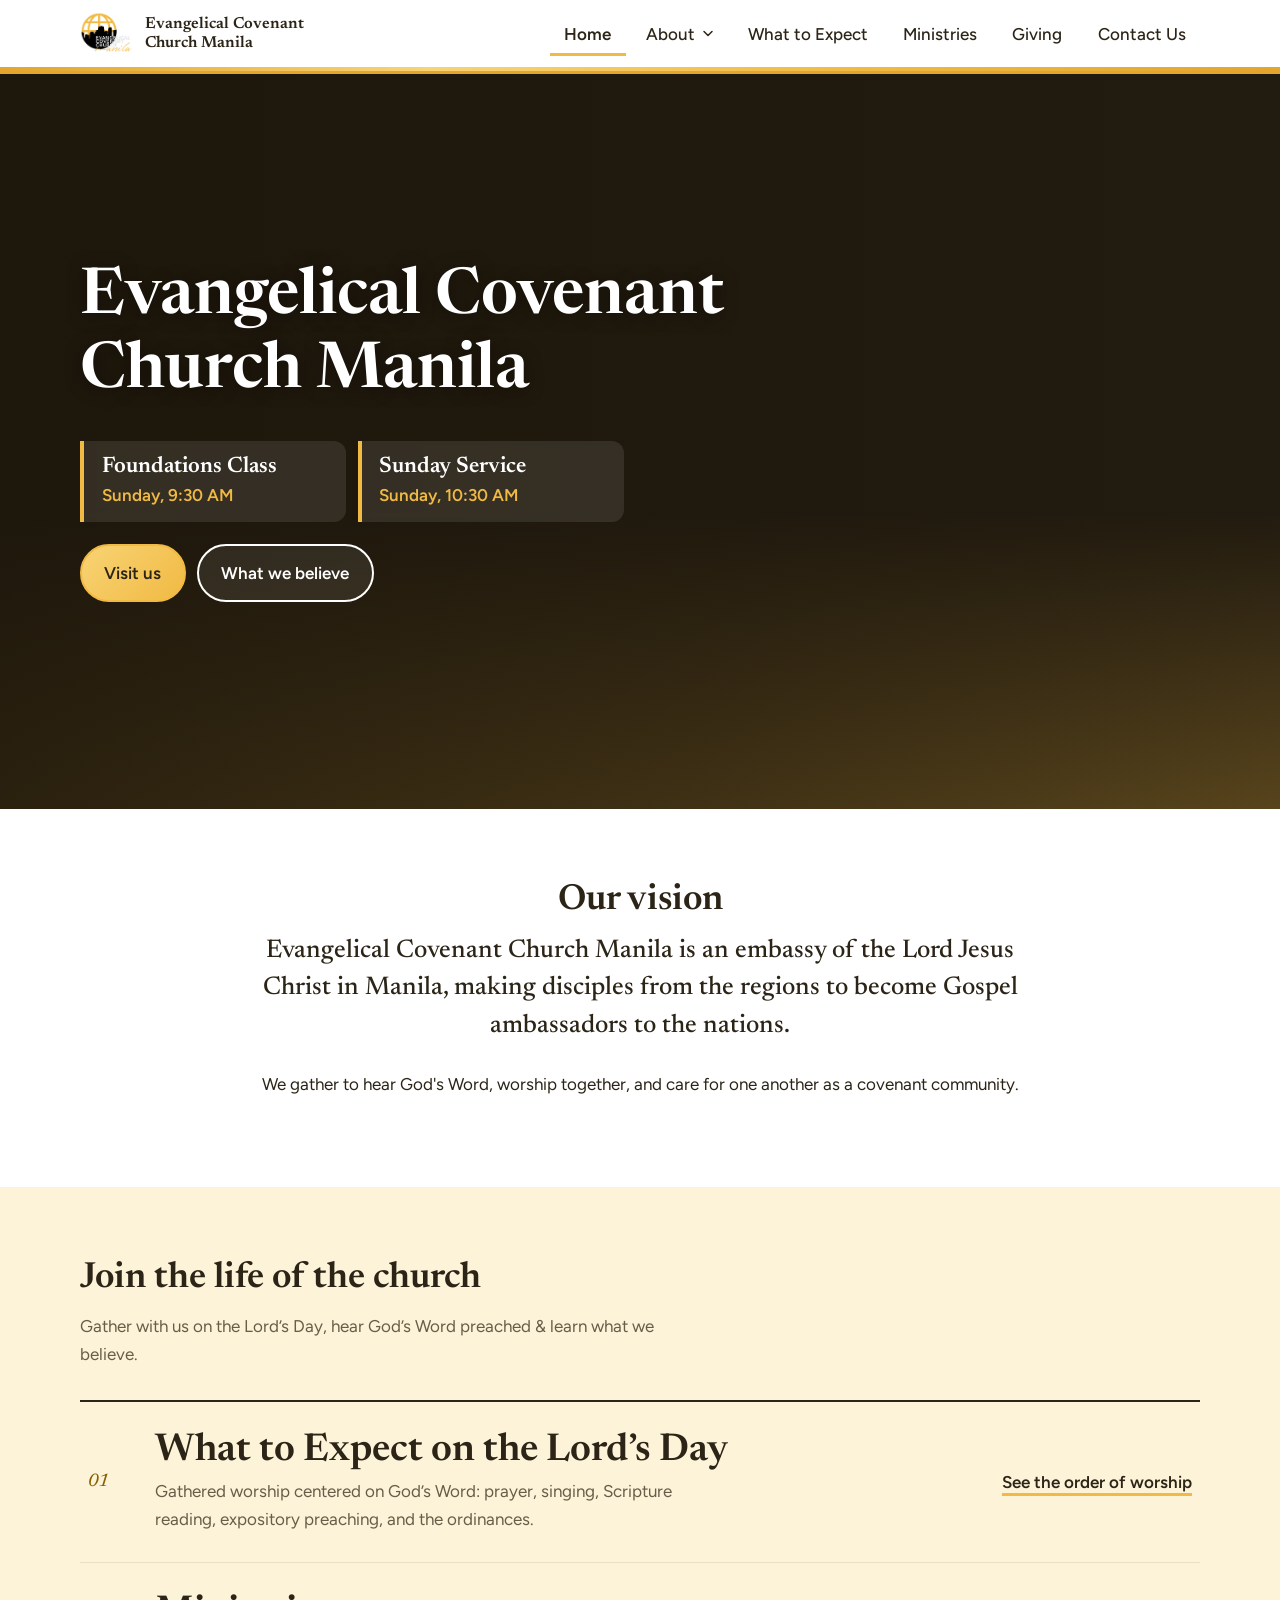
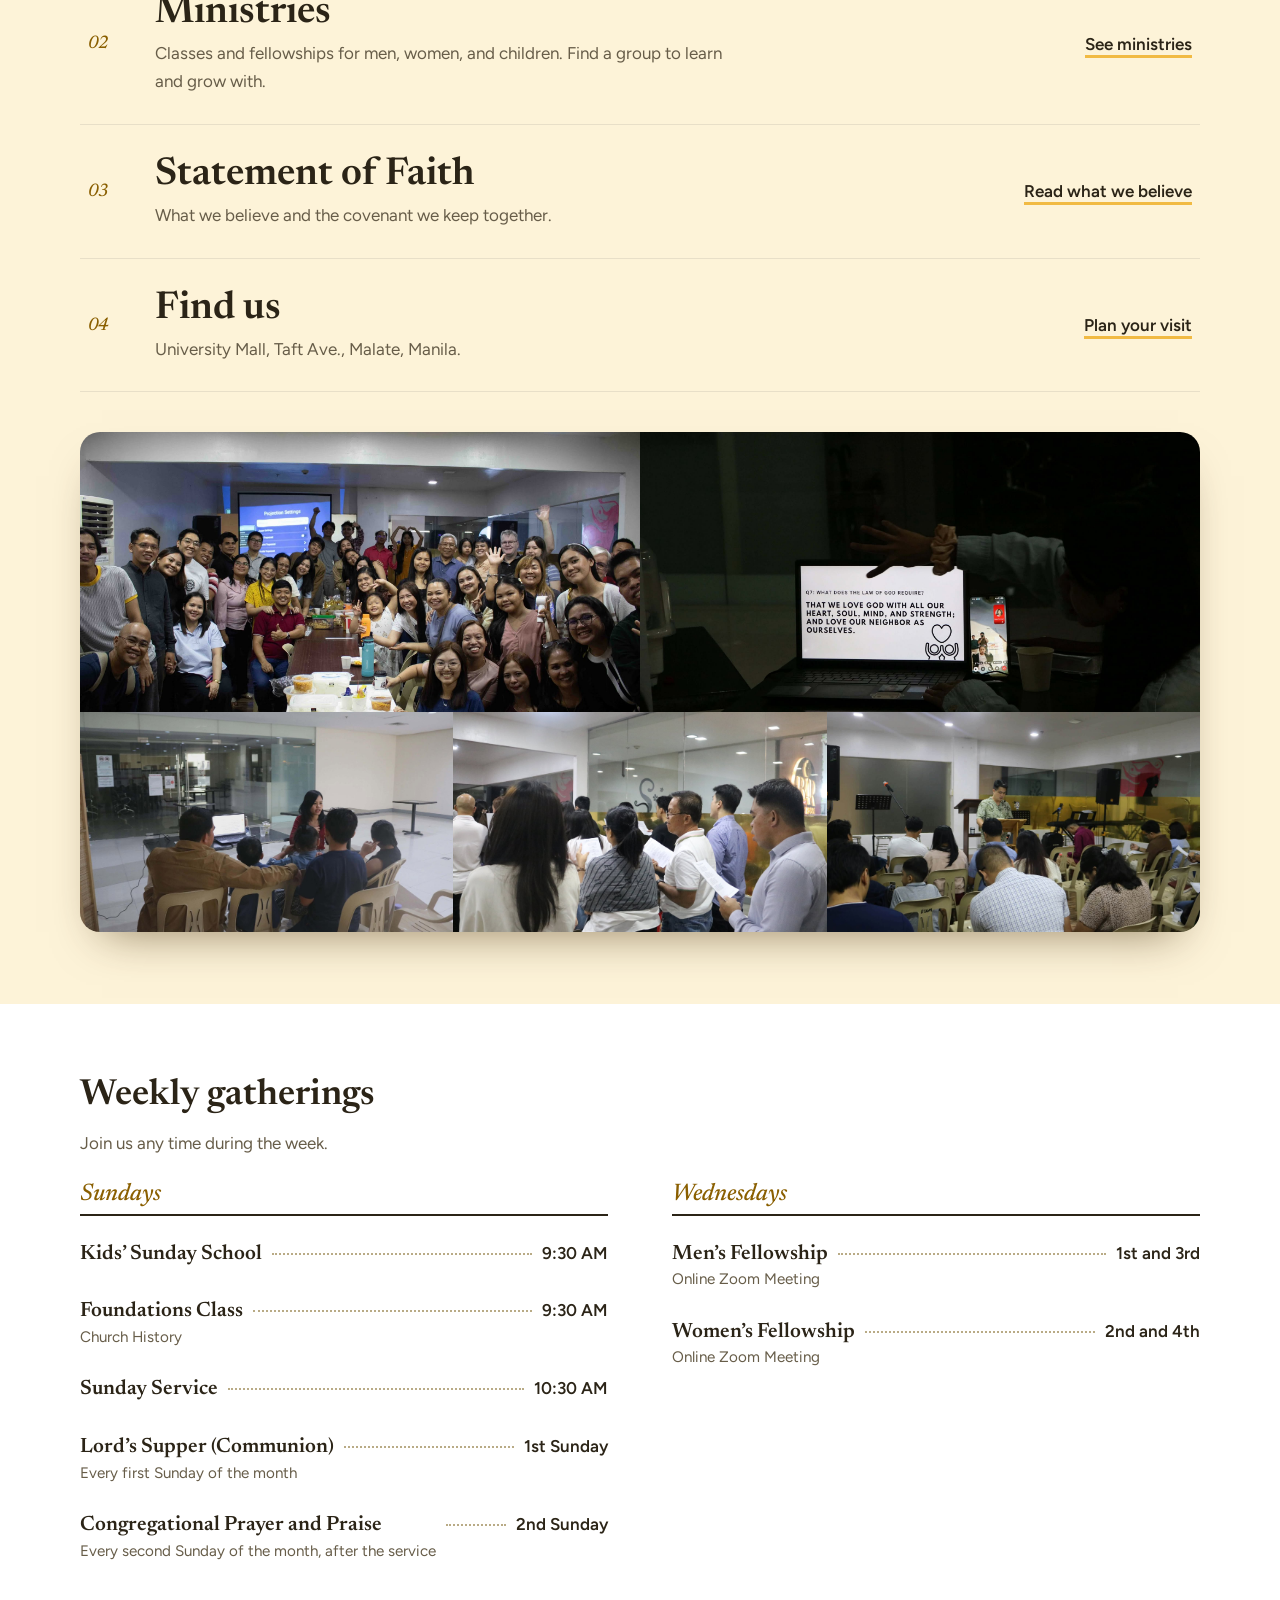
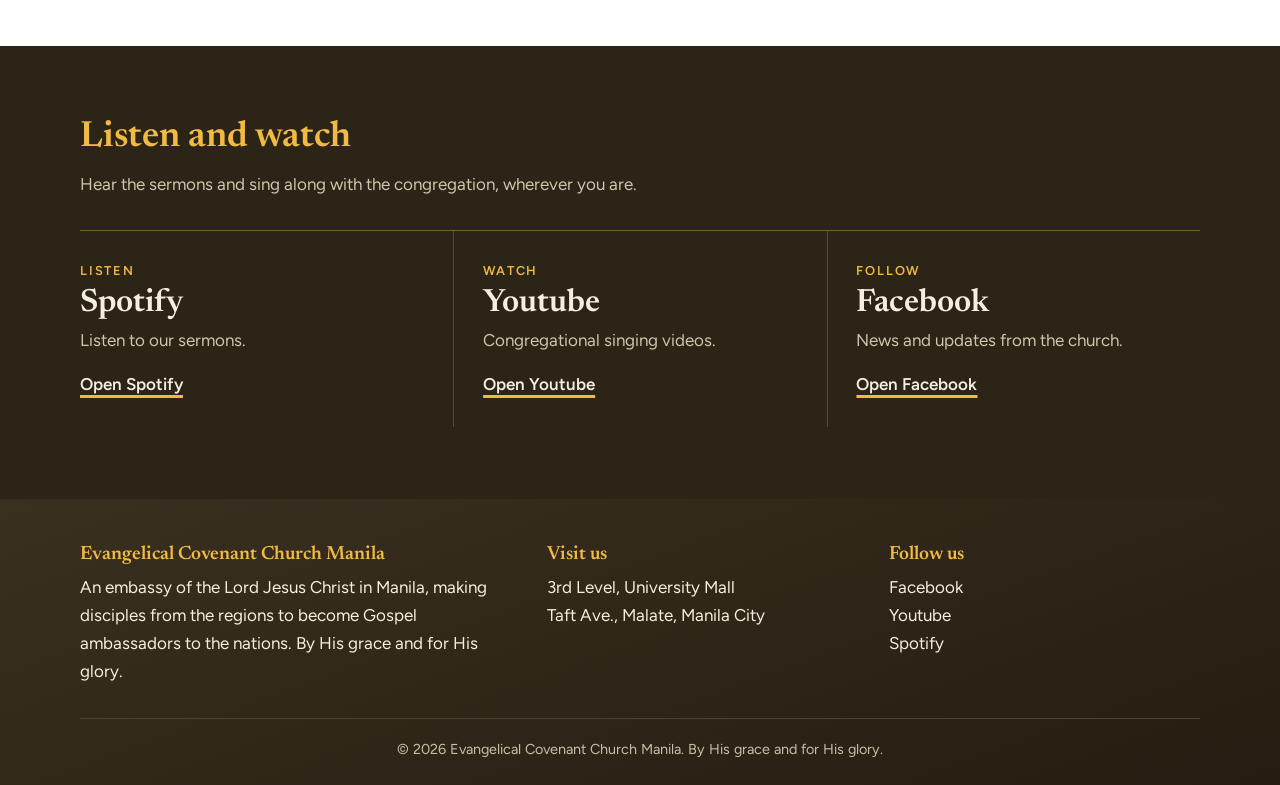
<file: index.html>
<!DOCTYPE html>
<html lang="en"><head><meta charset="utf-8">
<!--
  Evangelical Covenant Church Manila (ECCM) website
  (c) 2026 Evangelical Covenant Church Manila. All rights reserved.
  PRIVATE PROPERTY: This code is the private property of ECCM.
  Do not copy, reproduce, modify, or redistribute any part of it without written permission.
-->

<meta name="viewport" content="width=device-width, initial-scale=1">
<title>Evangelical Covenant Church Manila</title><meta name="description" content="Evangelical Covenant Church Manila, an embassy of the Lord Jesus Christ in Manila. Sunday Service at 10:30 AM, University Mall, Taft Ave., Malate.">
<link rel="canonical" href="https://ecc-manila.org/">
<meta property="og:type" content="website">
<meta property="og:site_name" content="Evangelical Covenant Church Manila">
<meta property="og:title" content="Evangelical Covenant Church Manila">
<meta property="og:description" content="Evangelical Covenant Church Manila, an embassy of the Lord Jesus Christ in Manila.">
<meta property="og:url" content="https://ecc-manila.org/">
<meta property="og:image" content="https://ecc-manila.org/img/banner.jpg">
<meta property="og:image:alt" content="Evangelical Covenant Church Manila">
<meta name="twitter:card" content="summary_large_image">
<link rel="preconnect" href="https://fonts.googleapis.com"><link rel="preconnect" href="https://fonts.gstatic.com" crossorigin>
<link href="https://fonts.googleapis.com/css2?family=Figtree:wght@400;500;600&family=Newsreader:ital,opsz,wght@0,6..72,500;0,6..72,600;1,6..72,400&display=swap" rel="stylesheet">
<link rel="icon" href="/img/metadata/favicon.ico" sizes="any">
<link rel="icon" type="image/png" sizes="32x32" href="/img/metadata/favicon-32x32.png">
<link rel="icon" type="image/png" sizes="16x16" href="/img/metadata/favicon-16x16.png">
<link rel="icon" type="image/png" sizes="192x192" href="/img/metadata/android-chrome-192x192.png">
<link rel="apple-touch-icon" href="/img/metadata/apple-touch-icon.png">
<link rel="manifest" href="/img/metadata/site.webmanifest">
<link rel="stylesheet" href="/style.css"></head><body>
<header class="site-header"><div class="wrap bar">
<a class="brand" href="/"><img class="logo" src="/img/logo.png" alt="" height="44"><span>Evangelical Covenant<br>Church Manila</span></a>
<button class="menu-btn" aria-expanded="false" aria-controls="nav" aria-label="Menu"><span class="bars" aria-hidden="true"><i></i><i></i><i></i></span></button>
<nav id="nav"><ul><li><a href="/" aria-current="page">Home</a></li><li class="has-sub"><a href="/about">About</a><button class="sub-btn" type="button" aria-expanded="false" aria-controls="sub-about" aria-label="Show About submenu"><svg viewBox="0 0 24 24" width="16" height="16" fill="none" stroke="currentColor" stroke-width="2.2" stroke-linecap="round" stroke-linejoin="round" aria-hidden="true"><path d="M6 9l6 6 6-6"/></svg></button><ul class="sub" id="sub-about"><li><a href="/about#statement">Statement of Faith</a></li><li><a href="/about#covenant">How We Live</a></li><li><a href="/about#leadership">Leadership</a></li></ul></li><li><a href="/what-to-expect">What to Expect</a></li><li><a href="/ministries">Ministries</a></li><li><a href="/giving">Giving</a></li><li><a href="/contact">Contact Us</a></li></ul></nav></div></header>
<main><section class="hero"><div class="slides" aria-hidden="true"><i style="background-image:url(/img/bg-1.jpg)"></i><i style="background-image:url(/img/bg-2.jpg)"></i><i style="background-image:url(/img/bg-3.jpg)"></i><i style="background-image:url(/img/bg-4.jpg)"></i></div><div class="shade" aria-hidden="true"></div>
<div class="wrap hero-copy">
<h1>Evangelical Covenant Church Manila</h1>
<ul class="hero-times"><li><b>Foundations Class</b><span>Sunday, 9:30 AM</span></li><li><b>Sunday Service</b><span>Sunday, 10:30 AM</span></li></ul>
<div class="btns"><a class="btn gold" href="/contact">Visit us</a><a class="btn ghost" href="/about#statement">What we believe</a></div></div></section>
<section class="sec"><div class="wrap vision"><h2>Our vision</h2><p class="big">Evangelical Covenant Church Manila is an embassy of the Lord Jesus Christ in Manila, making disciples from the regions to become Gospel ambassadors to the nations.</p><p>We gather to hear God's Word, worship together, and care for one another as a covenant community.</p></div></section>
<section class="sec join"><div class="wrap"><h2>Join the life of the church</h2><p class="intro">Gather with us on the Lord’s Day, hear God’s Word preached & learn what we believe.</p>
<ul class="dir">
<li><a href="/what-to-expect"><span class="no">01</span><span class="tx"><strong>What to Expect on the Lord’s Day</strong><span>Gathered worship centered on God’s Word: prayer, singing, Scripture reading, expository preaching, and the ordinances.</span></span><span class="cta">See the order of worship</span></a></li>
<li><a href="/ministries"><span class="no">02</span><span class="tx"><strong>Ministries</strong><span>Classes and fellowships for men, women, and children. Find a group to learn and grow with.</span></span><span class="cta">See ministries</span></a></li>
<li><a href="/about#statement"><span class="no">03</span><span class="tx"><strong>Statement of Faith</strong><span>What we believe and the covenant we keep together.</span></span><span class="cta">Read what we believe</span></a></li>
<li><a href="/contact"><span class="no">04</span><span class="tx"><strong>Find us</strong><span>University Mall, Taft Ave., Malate, Manila.</span></span><span class="cta">Plan your visit</span></a></li>
</ul>
<div class="mosaic"><figure><img src="/img/bg-4.jpg" alt="" loading="lazy"><figcaption></figcaption></figure><figure><img src="/img/kids-2.jpg" alt="Kid's Ministry" loading="lazy"><figcaption></figcaption></figure><figure><img src="/img/kids-1.jpg" alt="Kid's Ministry" loading="lazy"><figcaption></figcaption></figure><figure><img src="/img/prayer-praise.jpg" alt="Congregational singing" loading="lazy"><figcaption></figcaption></figure><figure><img src="/img/cpp1.jpg" alt="Prayer and fellowship" loading="lazy"><figcaption></figcaption></figure></div></div></section>
<section class="sec"><div class="wrap"><h2>Weekly gatherings</h2><p class="intro">Join us any time during the week.</p>
<div class="bulletin">
<div class="day"><h3>Sundays</h3><ul>
<li><span class="nm">Kids’ Sunday School</span><i></i><span class="tm">9:30 AM</span></li>
<li><span class="nm">Foundations Class<small>Church History</small></span><i></i><span class="tm">9:30 AM</span></li>
<li><span class="nm">Sunday Service</span><i></i><span class="tm">10:30 AM</span></li>
<li><span class="nm">Lord’s Supper (Communion)<small>Every first Sunday of the month</small></span><i></i><span class="tm">1st Sunday</span></li>
<li><span class="nm">Congregational Prayer and Praise<small>Every second Sunday of the month, after the service</small></span><i></i><span class="tm">2nd Sunday</span></li></ul></div>
<div class="day"><h3>Wednesdays</h3><ul>
<li><span class="nm">Men’s Fellowship<small>Online Zoom Meeting</small></span><i></i><span class="tm">1st and 3rd</span></li>
<li><span class="nm">Women’s Fellowship<small>Online Zoom Meeting</small></span><i></i><span class="tm">2nd and 4th</span></li></ul></div>
</div></div></section>
<section class="sec tune"><div class="wrap"><h2>Listen and watch</h2><p class="intro">Hear the sermons and sing along with the congregation, wherever you are.</p>
<div class="tune-grid">
<a href="https://open.spotify.com/show/7pBh1CfZZZYzNuZnSrfDWi?si=7de060ad68f64322" target="_blank" rel="noopener"><span class="lbl">Listen</span><strong>Spotify</strong><span class="d">Listen to our sermons.</span><span class="go2">Open Spotify</span></a>
<a href="https://www.youtube.com/@ECCMCongregationalSinging/videos" target="_blank" rel="noopener"><span class="lbl">Watch</span><strong>Youtube</strong><span class="d">Congregational singing videos.</span><span class="go2">Open Youtube</span></a>
<a href="https://www.facebook.com/eccm.ph" target="_blank" rel="noopener"><span class="lbl">Follow</span><strong>Facebook</strong><span class="d">News and updates from the church.</span><span class="go2">Open Facebook</span></a>
</div></div></section></main>
<footer class="site-footer"><div class="wrap">
<div class="foot">
<div><strong>Evangelical Covenant Church Manila</strong><p>An embassy of the Lord Jesus Christ in Manila, making disciples from the regions to become Gospel ambassadors to the nations. By His grace and for His glory.</p></div>
<div><strong>Visit us</strong><p>3rd Level, University Mall<br>Taft Ave., Malate, Manila City</p></div>
<div><strong>Follow us</strong><p><a href="https://www.facebook.com/eccm.ph" target="_blank" rel="noopener">Facebook</a><br><a href="https://www.youtube.com/@ECCMCongregationalSinging/videos" target="_blank" rel="noopener">Youtube</a><br><a href="https://open.spotify.com/show/7pBh1CfZZZYzNuZnSrfDWi?si=7de060ad68f64322" target="_blank" rel="noopener">Spotify</a></p></div>
</div>
<p class="copy">&copy; <span id="yr">2026</span> Evangelical Covenant Church Manila. By His grace and for His glory.</p></div></footer>
<script>
(function(){
var b=document.querySelector('.menu-btn'),n=document.getElementById('nav');
if(b&&n){b.addEventListener('click',function(){var o=n.classList.toggle('open');b.setAttribute('aria-expanded',o?'true':'false');});}
var y=document.getElementById('yr');if(y)y.textContent=new Date().getFullYear();
var subs=document.querySelectorAll('.sub-btn');
function closeSubs(){subs.forEach(function(s){s.parentNode.classList.remove('open');s.setAttribute('aria-expanded','false');});}
subs.forEach(function(s){s.addEventListener('click',function(e){e.stopPropagation();var li=s.parentNode,o=!li.classList.contains('open');closeSubs();if(o){li.classList.add('open');s.setAttribute('aria-expanded','true');}});});
document.querySelectorAll('.sub a').forEach(function(l){l.addEventListener('click',function(){closeSubs();if(n)n.classList.remove('open');if(b)b.setAttribute('aria-expanded','false');});});
document.addEventListener('click',closeSubs);
document.addEventListener('keydown',function(e){if(e.key==='Escape')closeSubs();});
var d=document.querySelector('.toc details');if(d&&window.matchMedia('(max-width:959px)').matches)d.open=false;
})();
</script></body></html>
</file>
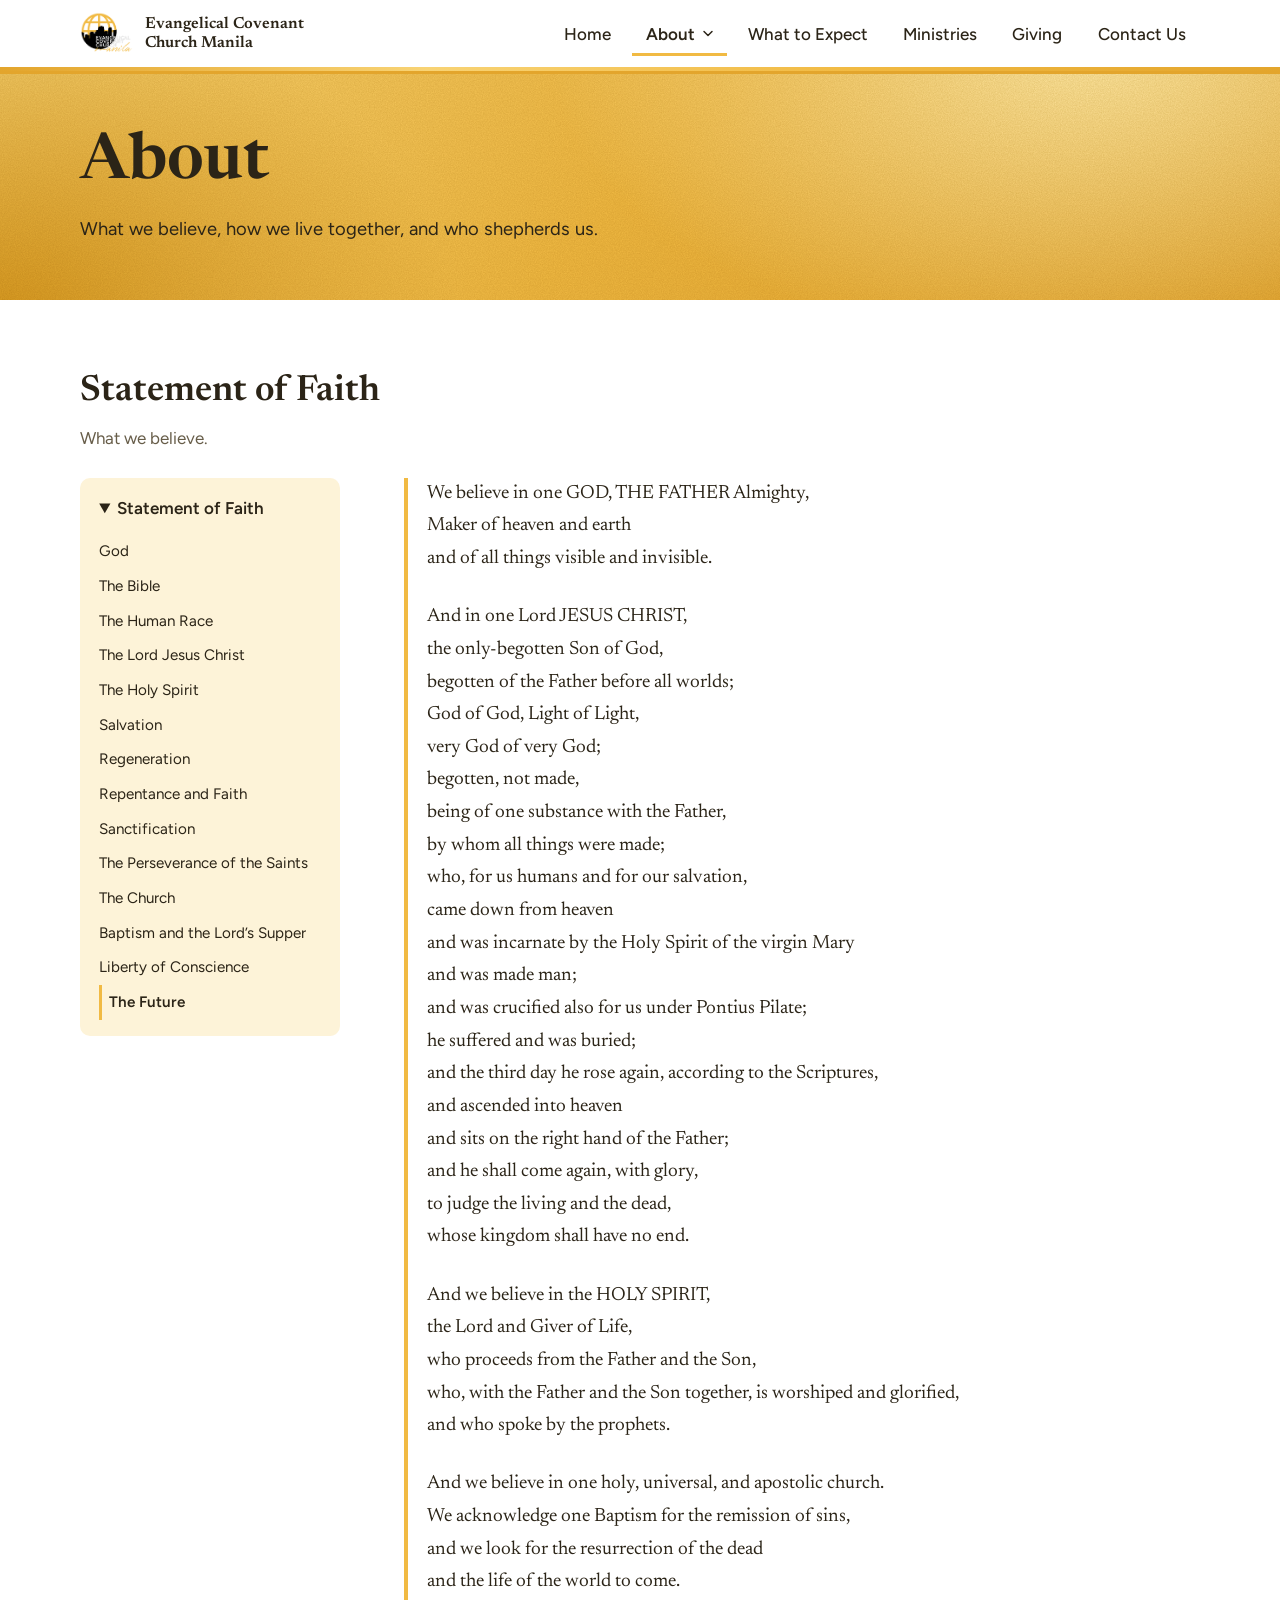
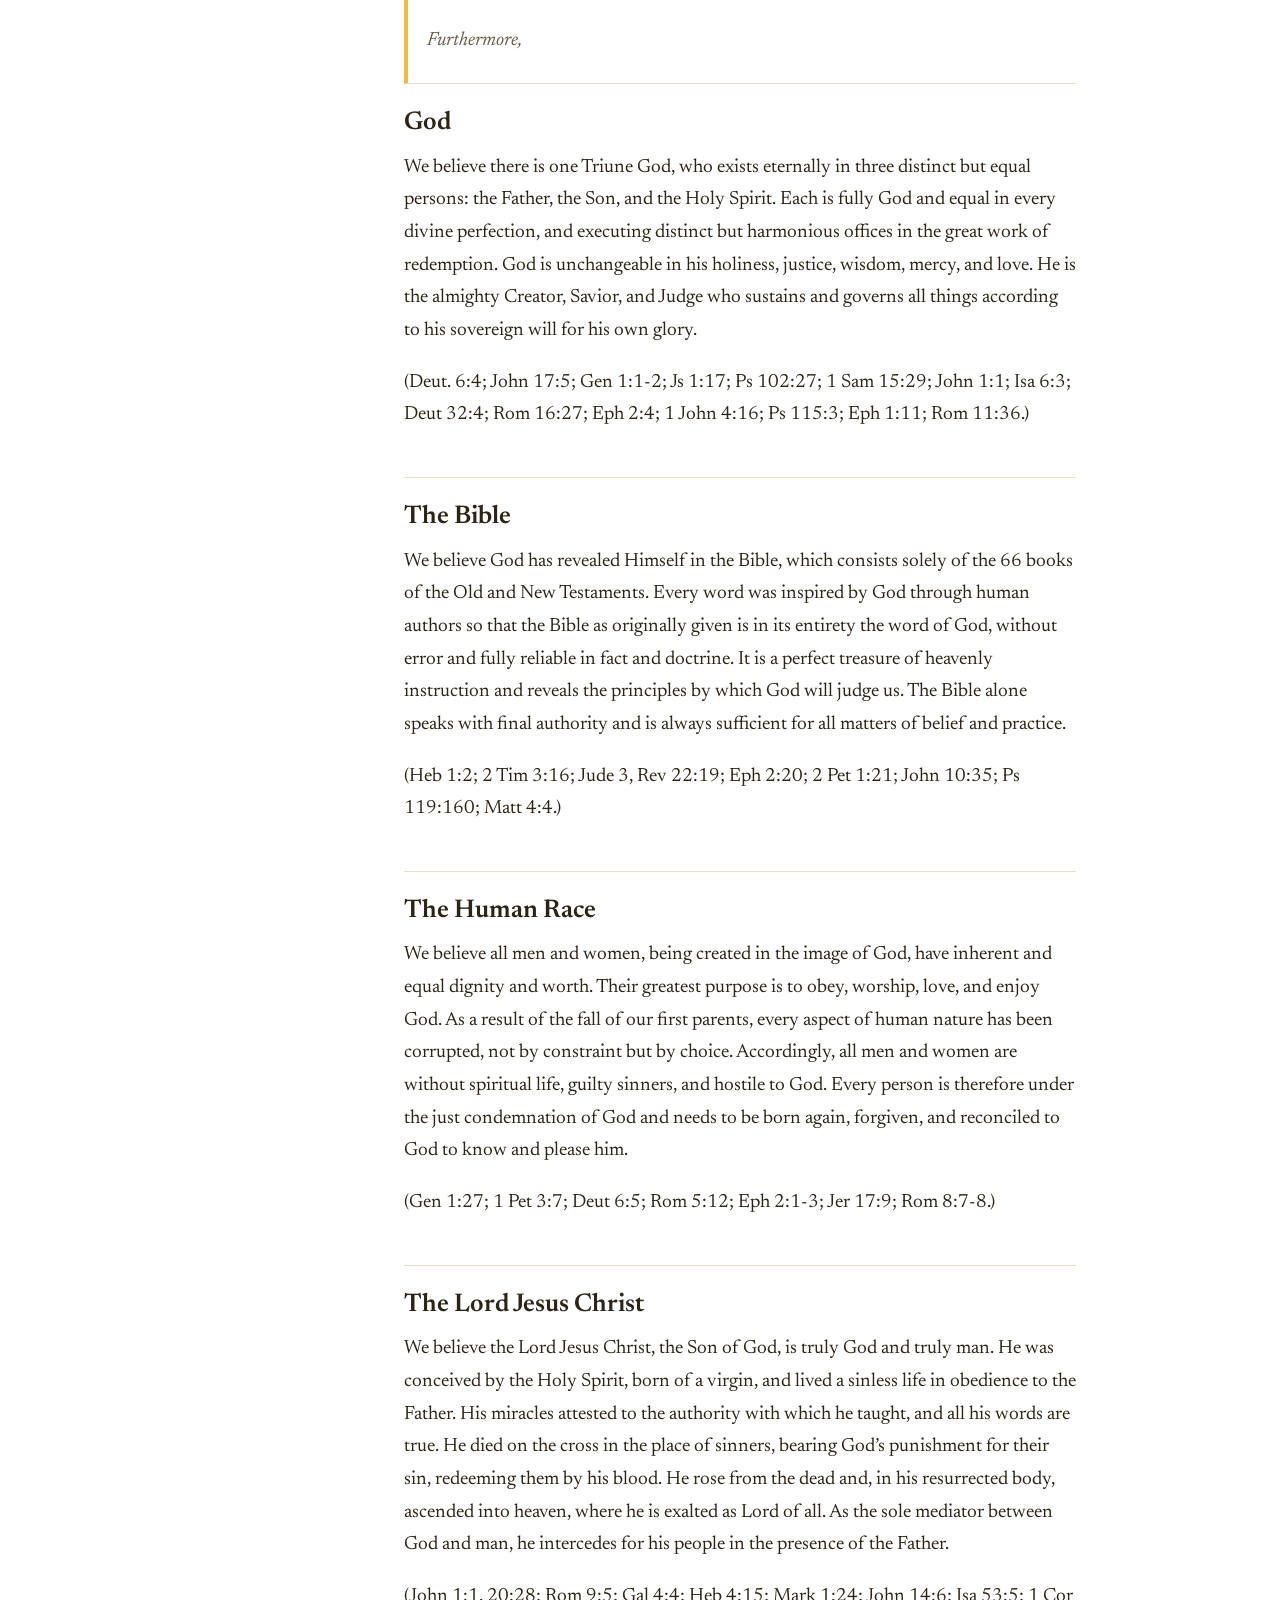
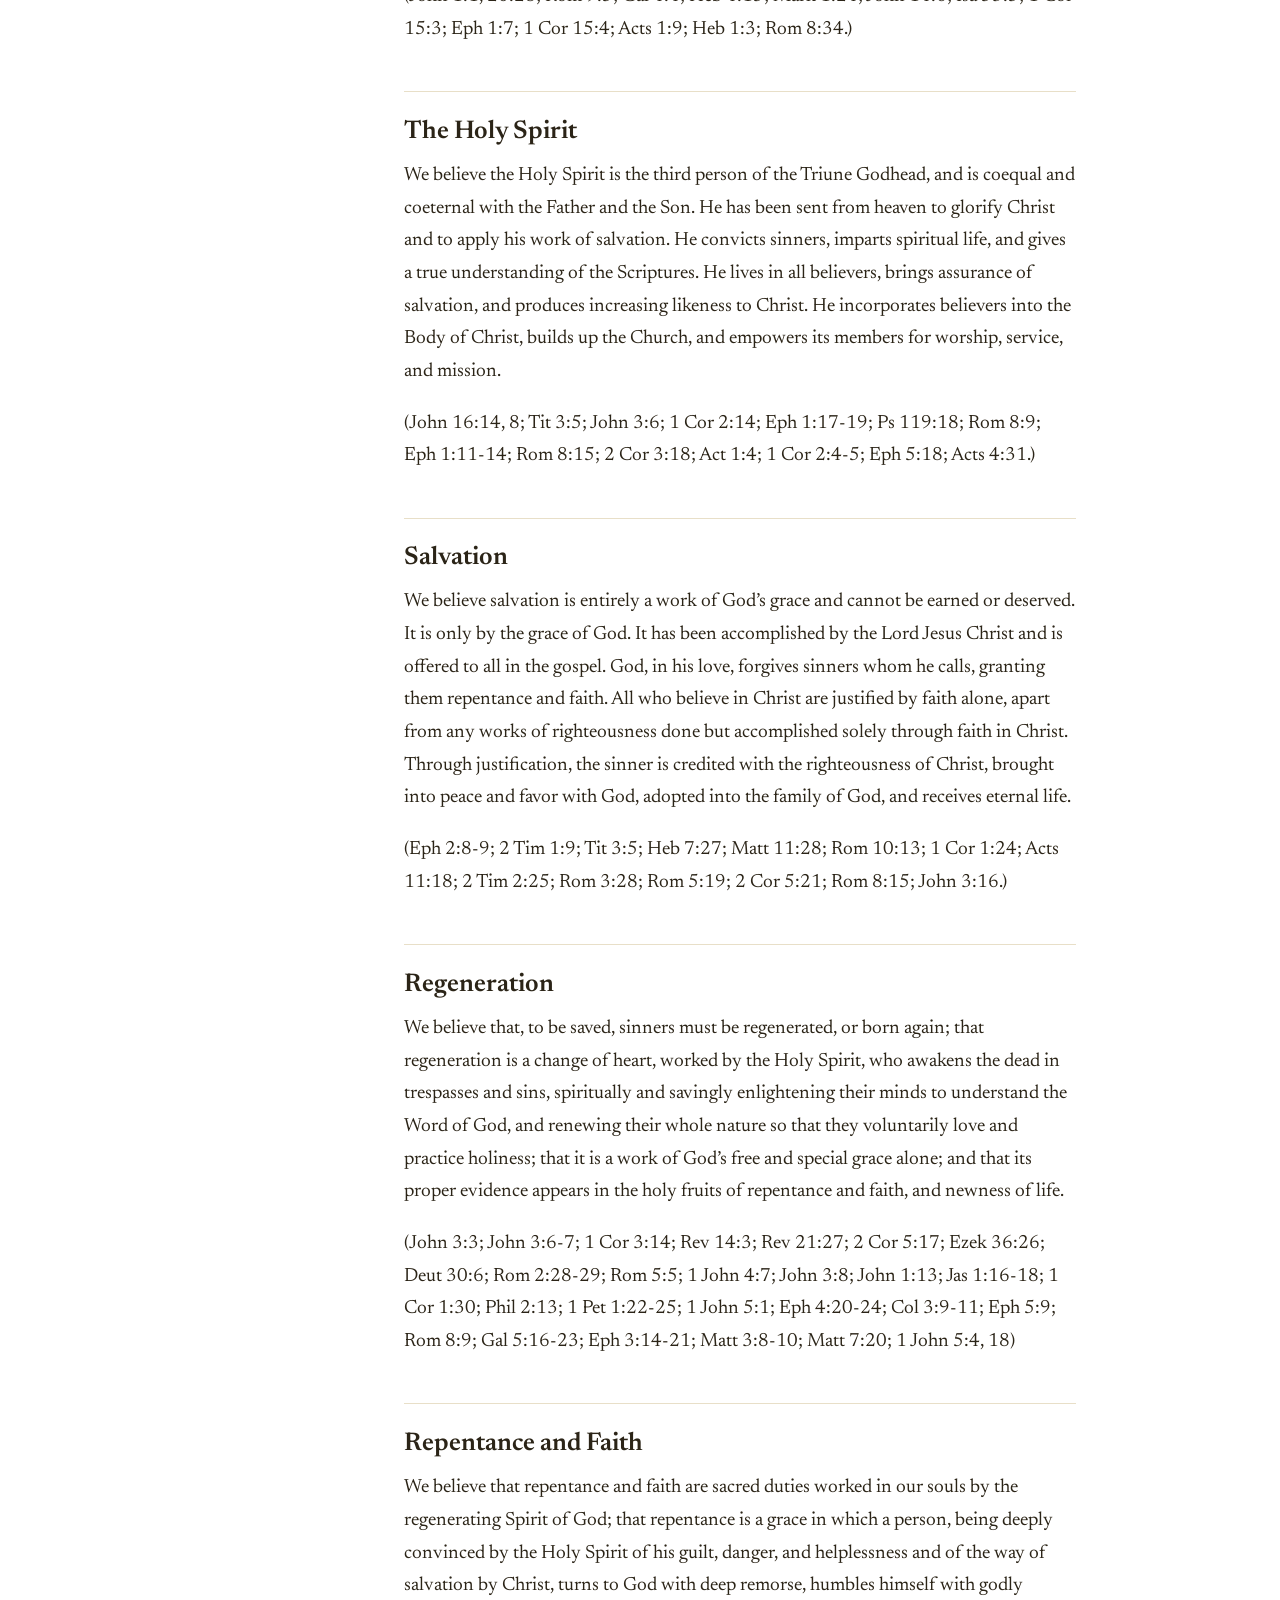
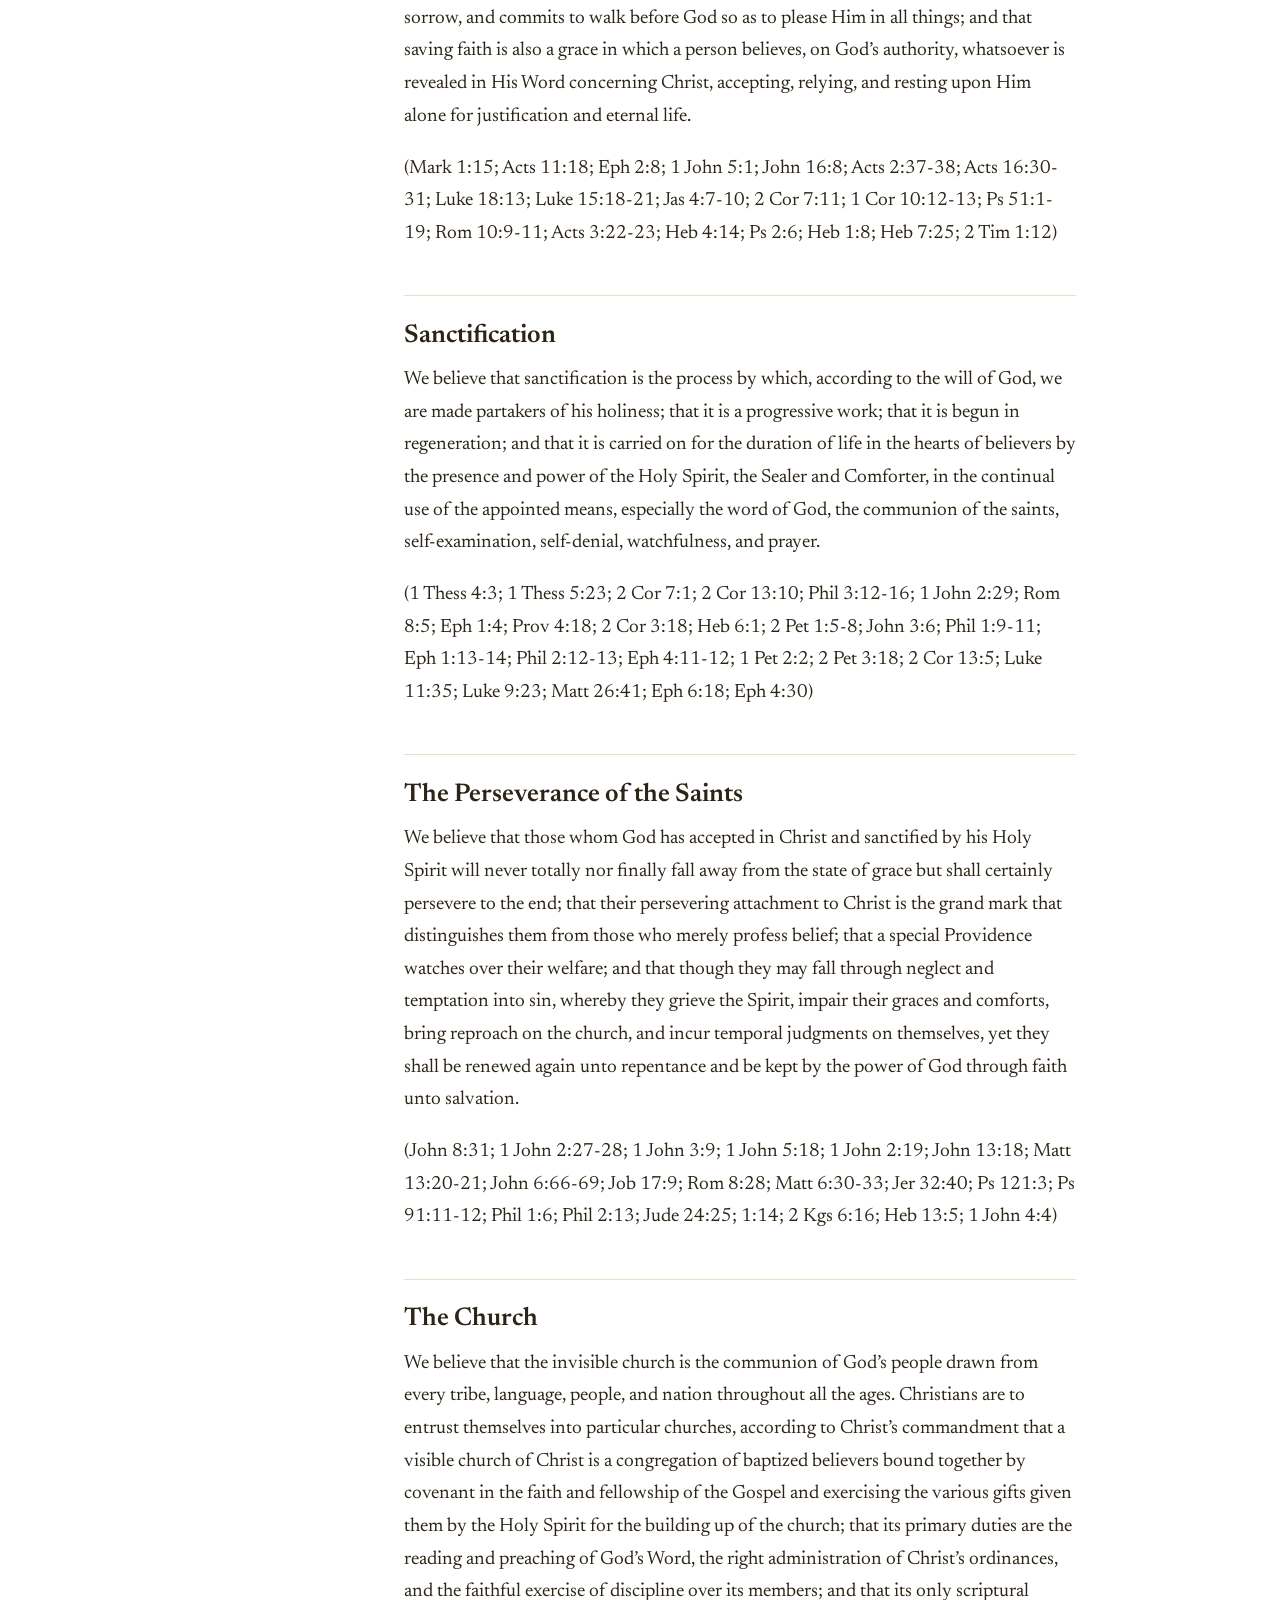
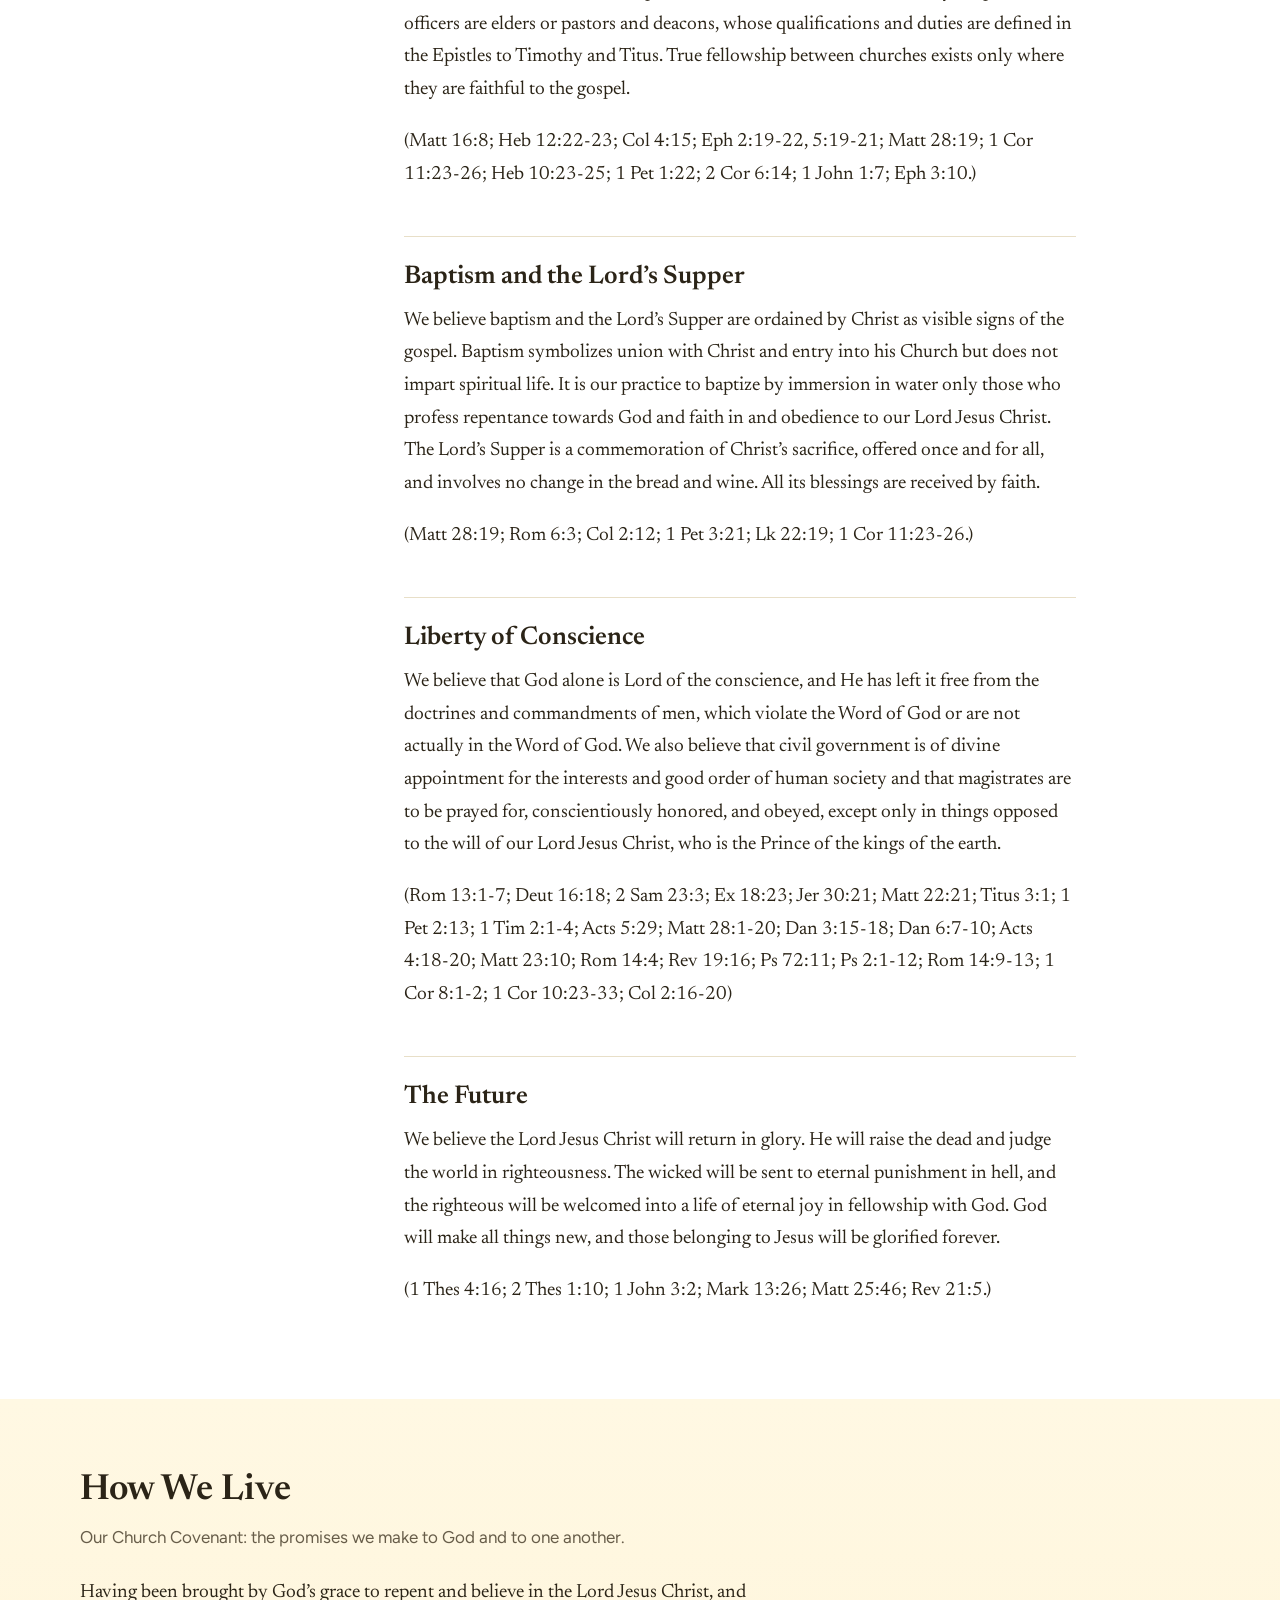
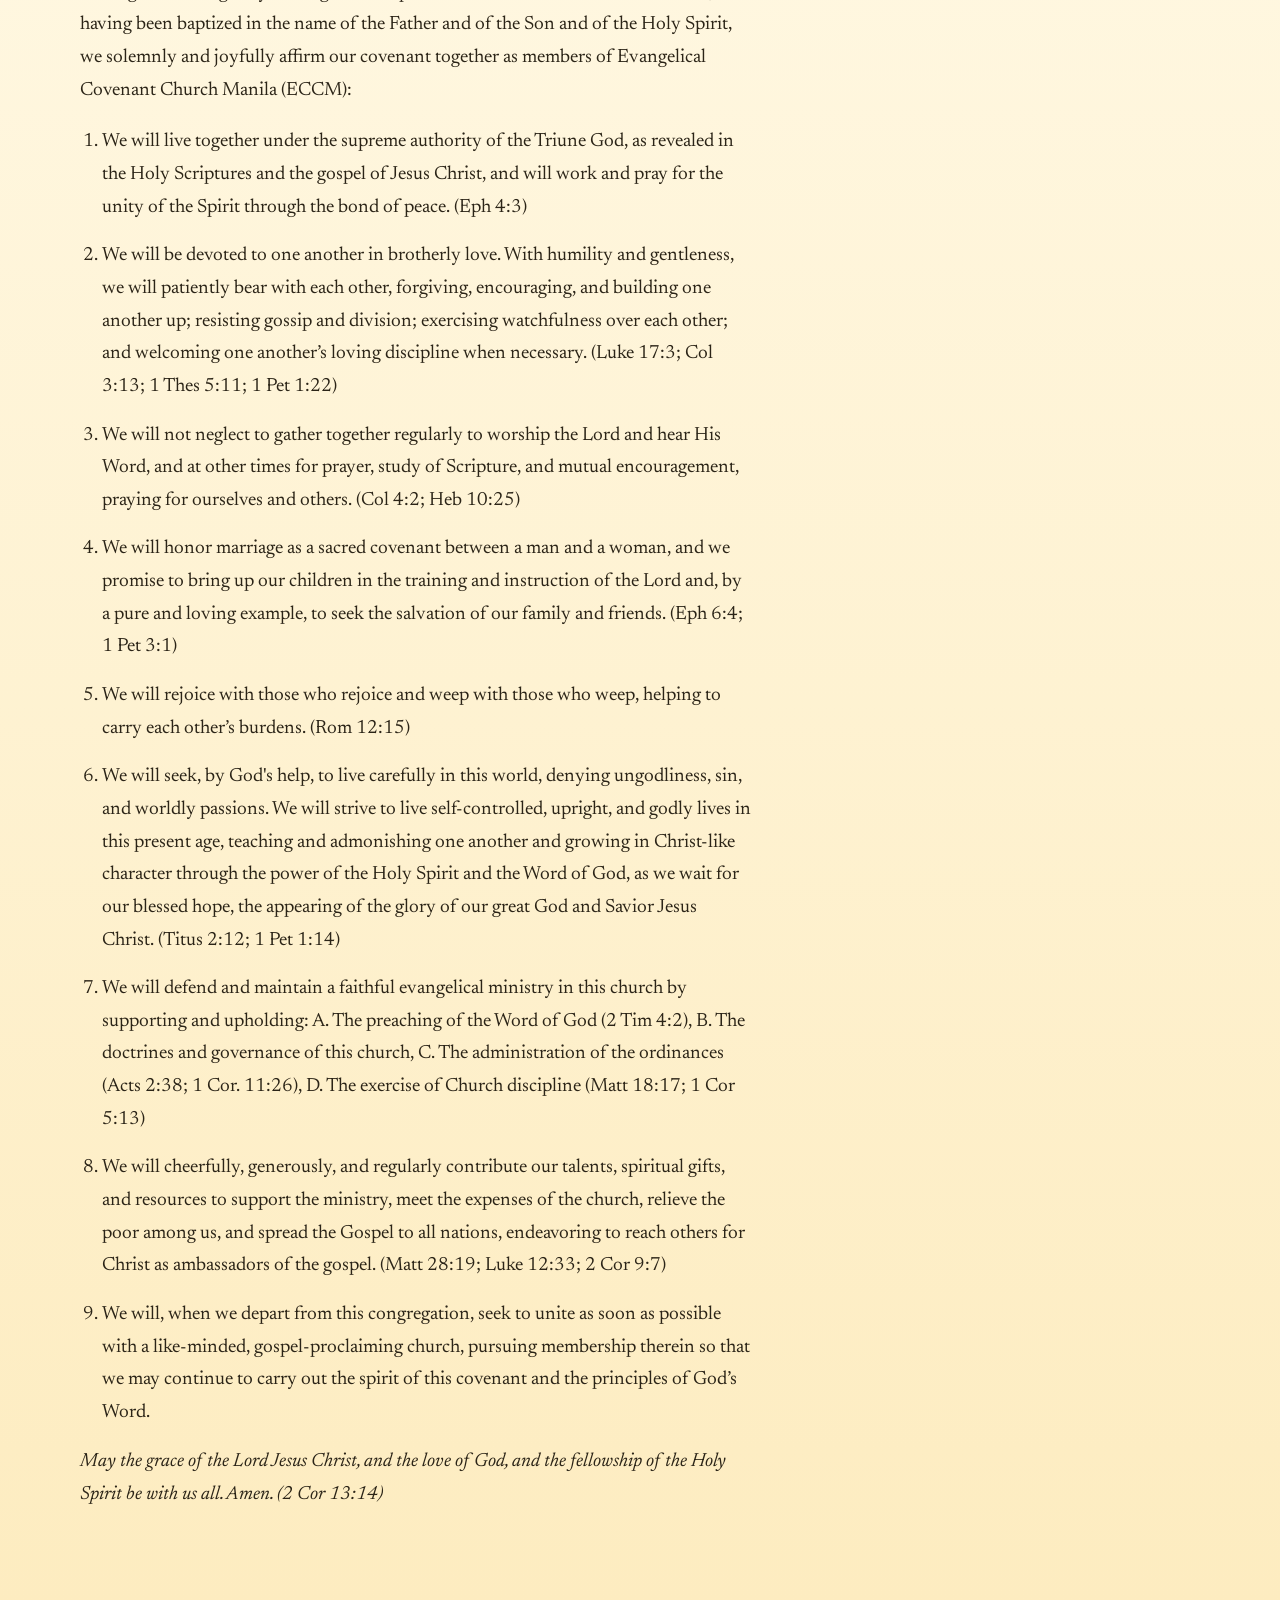
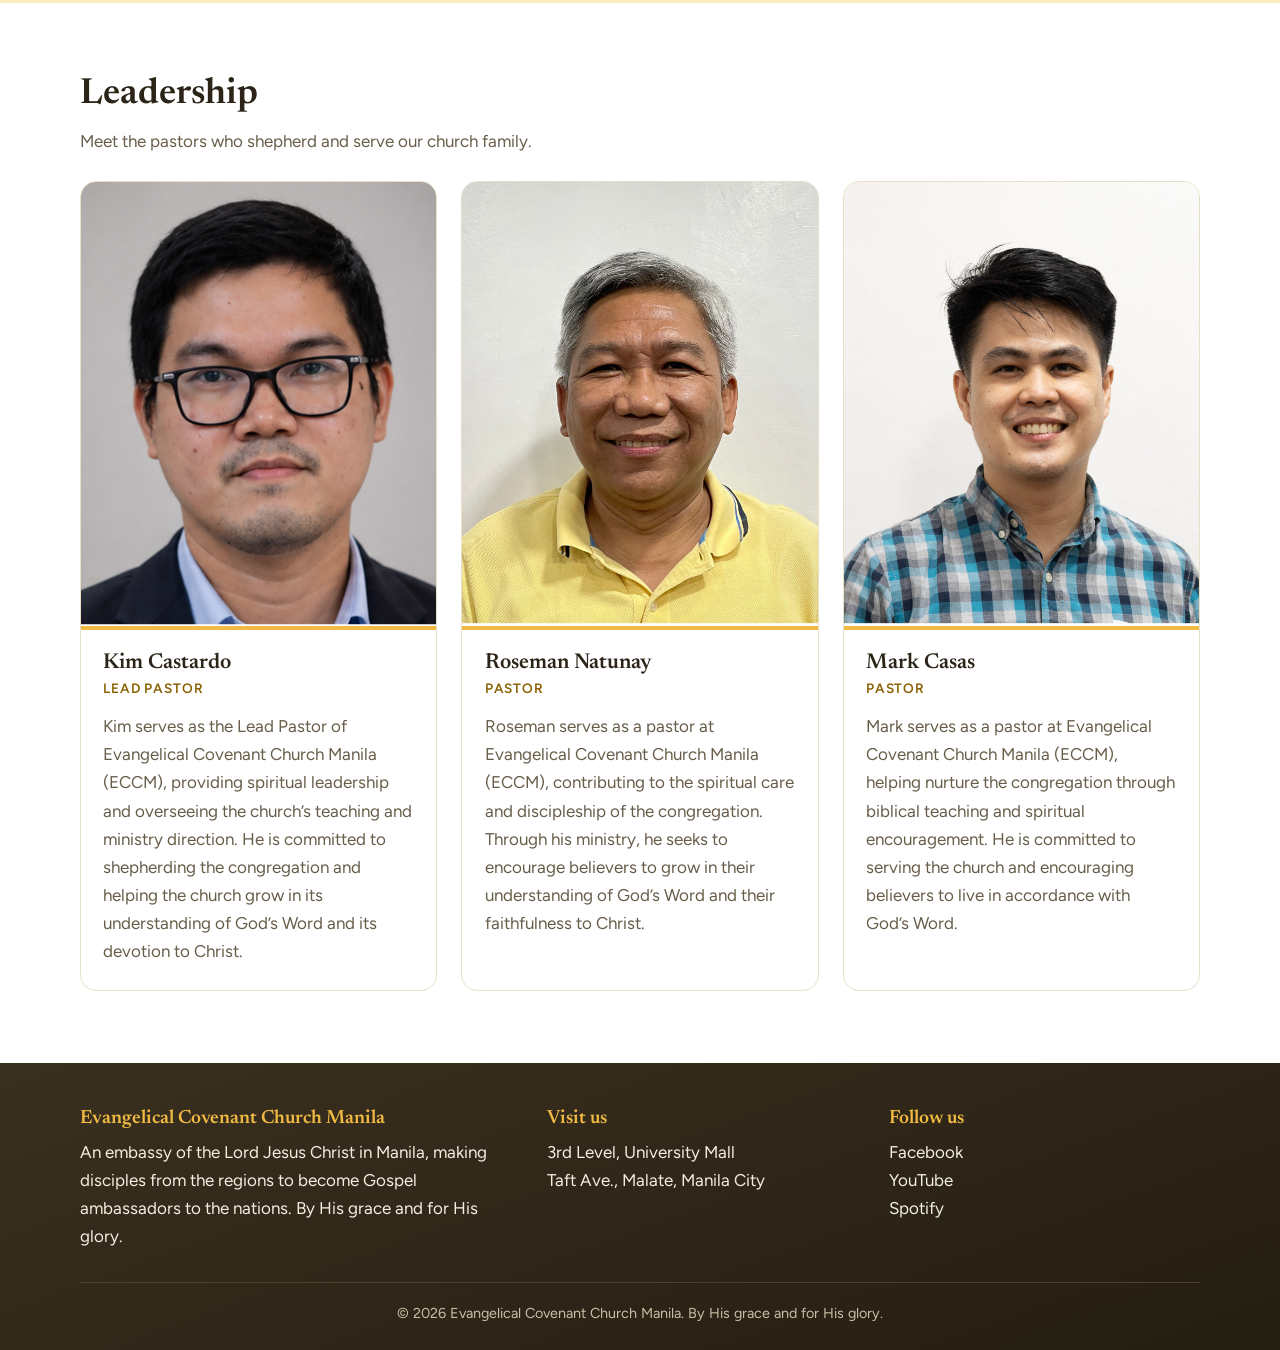
<file: about.html>
<!DOCTYPE html>
<html lang="en"><head><meta charset="utf-8">
<!--
  Evangelical Covenant Church Manila (ECCM) website
  (c) 2026 Evangelical Covenant Church Manila. All rights reserved.
  PRIVATE PROPERTY: This code is the private property of ECCM.
  Do not copy, reproduce, modify, or redistribute any part of it without written permission.
-->

<meta name="viewport" content="width=device-width, initial-scale=1">
<title>About | ECCM</title><meta name="description" content="About Evangelical Covenant Church Manila: our Statement of Faith, Church Covenant, and leadership.">
<link rel="canonical" href="https://ecc-manila.org/about">
<meta property="og:type" content="website">
<meta property="og:site_name" content="Evangelical Covenant Church Manila">
<meta property="og:title" content="About | Evangelical Covenant Church Manila">
<meta property="og:description" content="About Evangelical Covenant Church Manila: our Statement of Faith, Church Covenant, and leadership.">
<meta property="og:url" content="https://ecc-manila.org/about">
<meta property="og:image" content="https://ecc-manila.org/img/banner.jpg">
<meta property="og:image:alt" content="Evangelical Covenant Church Manila">
<meta name="twitter:card" content="summary_large_image">
<link rel="preconnect" href="https://fonts.googleapis.com"><link rel="preconnect" href="https://fonts.gstatic.com" crossorigin>
<link href="https://fonts.googleapis.com/css2?family=Figtree:wght@400;500;600&family=Newsreader:ital,opsz,wght@0,6..72,500;0,6..72,600;1,6..72,400&display=swap" rel="stylesheet">
<link rel="icon" href="/img/logo.png"><link rel="stylesheet" href="/style.css"></head><body>
<header class="site-header"><div class="wrap bar">
<a class="brand" href="/"><img class="logo" src="/img/logo.png" alt="" height="44"><span>Evangelical Covenant<br>Church Manila</span></a>
<button class="menu-btn" aria-expanded="false" aria-controls="nav" aria-label="Menu"><span class="bars" aria-hidden="true"><i></i><i></i><i></i></span></button>
<nav id="nav"><ul><li><a href="/">Home</a></li><li class="has-sub"><a href="/about" aria-current="page">About</a><button class="sub-btn" type="button" aria-expanded="false" aria-controls="sub-about" aria-label="Show About submenu"><svg viewBox="0 0 24 24" width="16" height="16" fill="none" stroke="currentColor" stroke-width="2.2" stroke-linecap="round" stroke-linejoin="round" aria-hidden="true"><path d="M6 9l6 6 6-6"/></svg></button><ul class="sub" id="sub-about"><li><a href="/about#statement">Statement of Faith</a></li><li><a href="/about#covenant">How We Live</a></li><li><a href="/about#leadership">Leadership</a></li></ul></li><li><a href="/what-to-expect">What to Expect</a></li><li><a href="/ministries">Ministries</a></li><li><a href="/giving">Giving</a></li><li><a href="/contact">Contact Us</a></li></ul></nav></div></header>
<main><section class="page-hero"><div class="wrap"><h1>About</h1><p>What we believe, how we live together, and who shepherds us.</p></div></section>
<section class="sec" id="statement"><div class="wrap"><h2>Statement of Faith</h2><p class="intro">What we believe.</p><div class="doc">
<aside class="toc"><details open><summary>Statement of Faith</summary><ul><li><a href="#faith-god">God</a></li><li><a href="#faith-bible">The Bible</a></li><li><a href="#faith-human-race">The Human Race</a></li><li><a href="#faith-christ">The Lord Jesus Christ</a></li><li><a href="#faith-spirit">The Holy Spirit</a></li><li><a href="#faith-salvation">Salvation</a></li><li><a href="#faith-regeneration">Regeneration</a></li><li><a href="#faith-repentance">Repentance and Faith</a></li><li><a href="#faith-sanctification">Sanctification</a></li><li><a href="#faith-perseverance">The Perseverance of the Saints</a></li><li><a href="#faith-church">The Church</a></li><li><a href="#faith-baptism">Baptism and the Lord’s Supper</a></li><li><a href="#faith-liberty">Liberty of Conscience</a></li><li><a href="#faith-future">The Future</a></li></ul></details></aside>
<div class="prose"><article id="creed" class="creed"><p><span class="ln">We believe in one GOD, THE FATHER Almighty,</span><span class="ln">Maker of heaven and earth</span><span class="ln">and of all things visible and invisible.</span></p><p><span class="ln">And in one Lord JESUS CHRIST,</span><span class="ln">the only-begotten Son of God,</span><span class="ln">begotten of the Father before all worlds;</span><span class="ln">God of God, Light of Light,</span><span class="ln">very God of very God;</span><span class="ln">begotten, not made,</span><span class="ln">being of one substance with the Father,</span><span class="ln">by whom all things were made;</span><span class="ln">who, for us humans and for our salvation,</span><span class="ln">came down from heaven</span><span class="ln">and was incarnate by the Holy Spirit of the virgin Mary</span><span class="ln">and was made man;</span><span class="ln">and was crucified also for us under Pontius Pilate;</span><span class="ln">he suffered and was buried;</span><span class="ln">and the third day he rose again, according to the Scriptures,</span><span class="ln">and ascended into heaven</span><span class="ln">and sits on the right hand of the Father;</span><span class="ln">and he shall come again, with glory,</span><span class="ln">to judge the living and the dead,</span><span class="ln">whose kingdom shall have no end.</span></p><p><span class="ln">And we believe in the HOLY SPIRIT,</span><span class="ln">the Lord and Giver of Life,</span><span class="ln">who proceeds from the Father and the Son,</span><span class="ln">who, with the Father and the Son together, is worshiped and glorified,</span><span class="ln">and who spoke by the prophets.</span></p><p><span class="ln">And we believe in one holy, universal, and apostolic church.</span><span class="ln">We acknowledge one Baptism for the remission of sins,</span><span class="ln">and we look for the resurrection of the dead</span><span class="ln">and the life of the world to come.</span></p><p class="fw"><span class="ln">Furthermore,</span></p></article><article id="faith-god"><h3>God</h3><p>We believe there is one Triune God, who exists eternally in three distinct but equal persons: the Father, the Son, and the Holy Spirit. Each is fully God and equal in every divine perfection, and executing distinct but harmonious offices in the great work of redemption. God is unchangeable in his holiness, justice, wisdom, mercy, and love. He is the almighty Creator, Savior, and Judge who sustains and governs all things according to his sovereign will for his own glory.</p><p class="refs">(Deut. 6:4; John 17:5; Gen 1:1-2; Js 1:17; Ps 102:27; 1 Sam 15:29; John 1:1; Isa 6:3; Deut 32:4; Rom 16:27; Eph 2:4; 1 John 4:16; Ps 115:3; Eph 1:11; Rom 11:36.)</p></article><article id="faith-bible"><h3>The Bible</h3><p>We believe God has revealed Himself in the Bible, which consists solely of the 66 books of the Old and New Testaments. Every word was inspired by God through human authors so that the Bible as originally given is in its entirety the word of God, without error and fully reliable in fact and doctrine. It is a perfect treasure of heavenly instruction and reveals the principles by which God will judge us. The Bible alone speaks with final authority and is always sufficient for all matters of belief and practice.</p><p class="refs">(Heb 1:2; 2 Tim 3:16; Jude 3, Rev 22:19; Eph 2:20; 2 Pet 1:21; John 10:35; Ps 119:160; Matt 4:4.)</p></article><article id="faith-human-race"><h3>The Human Race</h3><p>We believe all men and women, being created in the image of God, have inherent and equal dignity and worth. Their greatest purpose is to obey, worship, love, and enjoy God. As a result of the fall of our first parents, every aspect of human nature has been corrupted, not by constraint but by choice. Accordingly, all men and women are without spiritual life, guilty sinners, and hostile to God. Every person is therefore under the just condemnation of God and needs to be born again, forgiven, and reconciled to God to know and please him.</p><p class="refs">(Gen 1:27; 1 Pet 3:7; Deut 6:5; Rom 5:12; Eph 2:1-3; Jer 17:9; Rom 8:7-8.)</p></article><article id="faith-christ"><h3>The Lord Jesus Christ</h3><p>We believe the Lord Jesus Christ, the Son of God, is truly God and truly man. He was conceived by the Holy Spirit, born of a virgin, and lived a sinless life in obedience to the Father. His miracles attested to the authority with which he taught, and all his words are true. He died on the cross in the place of sinners, bearing God’s punishment for their sin, redeeming them by his blood. He rose from the dead and, in his resurrected body, ascended into heaven, where he is exalted as Lord of all. As the sole mediator between God and man, he intercedes for his people in the presence of the Father.</p><p class="refs">(John 1:1, 20:28; Rom 9:5; Gal 4:4; Heb 4:15; Mark 1:24; John 14:6; Isa 53:5; 1 Cor 15:3; Eph 1:7; 1 Cor 15:4; Acts 1:9; Heb 1:3; Rom 8:34.)</p></article><article id="faith-spirit"><h3>The Holy Spirit</h3><p>We believe the Holy Spirit is the third person of the Triune Godhead, and is coequal and coeternal with the Father and the Son. He has been sent from heaven to glorify Christ and to apply his work of salvation. He convicts sinners, imparts spiritual life, and gives a true understanding of the Scriptures. He lives in all believers, brings assurance of salvation, and produces increasing likeness to Christ. He incorporates believers into the Body of Christ, builds up the Church, and empowers its members for worship, service, and mission.</p><p class="refs">(John 16:14, 8; Tit 3:5; John 3:6; 1 Cor 2:14; Eph 1:17-19; Ps 119:18; Rom 8:9; Eph 1:11-14; Rom 8:15; 2 Cor 3:18; Act 1:4; 1 Cor 2:4-5; Eph 5:18; Acts 4:31.)</p></article><article id="faith-salvation"><h3>Salvation</h3><p>We believe salvation is entirely a work of God’s grace and cannot be earned or deserved. It is only by the grace of God. It has been accomplished by the Lord Jesus Christ and is offered to all in the gospel. God, in his love, forgives sinners whom he calls, granting them repentance and faith. All who believe in Christ are justified by faith alone, apart from any works of righteousness done but accomplished solely through faith in Christ. Through justification, the sinner is credited with the righteousness of Christ, brought into peace and favor with God, adopted into the family of God, and receives eternal life.</p><p class="refs">(Eph 2:8-9; 2 Tim 1:9; Tit 3:5; Heb 7:27; Matt 11:28; Rom 10:13; 1 Cor 1:24; Acts 11:18; 2 Tim 2:25; Rom 3:28; Rom 5:19; 2 Cor 5:21; Rom 8:15; John 3:16.)</p></article><article id="faith-regeneration"><h3>Regeneration</h3><p>We believe that, to be saved, sinners must be regenerated, or born again; that regeneration is a change of heart, worked by the Holy Spirit, who awakens the dead in trespasses and sins, spiritually and savingly enlightening their minds to understand the Word of God, and renewing their whole nature so that they voluntarily love and practice holiness; that it is a work of God’s free and special grace alone; and that its proper evidence appears in the holy fruits of repentance and faith, and newness of life.</p><p class="refs">(John 3:3; John 3:6-7; 1 Cor 3:14; Rev 14:3; Rev 21:27; 2 Cor 5:17; Ezek 36:26; Deut 30:6; Rom 2:28-29; Rom 5:5; 1 John 4:7; John 3:8; John 1:13; Jas 1:16-18; 1 Cor 1:30; Phil 2:13; 1 Pet 1:22-25; 1 John 5:1; Eph 4:20-24; Col 3:9-11; Eph 5:9; Rom 8:9; Gal 5:16-23; Eph 3:14-21; Matt 3:8-10; Matt 7:20; 1 John 5:4, 18)</p></article><article id="faith-repentance"><h3>Repentance and Faith</h3><p>We believe that repentance and faith are sacred duties worked in our souls by the regenerating Spirit of God; that repentance is a grace in which a person, being deeply convinced by the Holy Spirit of his guilt, danger, and helplessness and of the way of salvation by Christ, turns to God with deep remorse, humbles himself with godly sorrow, and commits to walk before God so as to please Him in all things; and that saving faith is also a grace in which a person believes, on God’s authority, whatsoever is revealed in His Word concerning Christ, accepting, relying, and resting upon Him alone for justification and eternal life.</p><p class="refs">(Mark 1:15; Acts 11:18; Eph 2:8; 1 John 5:1; John 16:8; Acts 2:37-38; Acts 16:30-31; Luke 18:13; Luke 15:18-21; Jas 4:7-10; 2 Cor 7:11; 1 Cor 10:12-13; Ps 51:1-19; Rom 10:9-11; Acts 3:22-23; Heb 4:14; Ps 2:6; Heb 1:8; Heb 7:25; 2 Tim 1:12)</p></article><article id="faith-sanctification"><h3>Sanctification</h3><p>We believe that sanctification is the process by which, according to the will of God, we are made partakers of his holiness; that it is a progressive work; that it is begun in regeneration; and that it is carried on for the duration of life in the hearts of believers by the presence and power of the Holy Spirit, the Sealer and Comforter, in the continual use of the appointed means, especially the word of God, the communion of the saints, self-examination, self-denial, watchfulness, and prayer.</p><p class="refs">(1 Thess 4:3; 1 Thess 5:23; 2 Cor 7:1; 2 Cor 13:10; Phil 3:12-16; 1 John 2:29; Rom 8:5; Eph 1:4; Prov 4:18; 2 Cor 3:18; Heb 6:1; 2 Pet 1:5-8; John 3:6; Phil 1:9-11; Eph 1:13-14; Phil 2:12-13; Eph 4:11-12; 1 Pet 2:2; 2 Pet 3:18; 2 Cor 13:5; Luke 11:35; Luke 9:23; Matt 26:41; Eph 6:18; Eph 4:30)</p></article><article id="faith-perseverance"><h3>The Perseverance of the Saints</h3><p>We believe that those whom God has accepted in Christ and sanctified by his Holy Spirit will never totally nor finally fall away from the state of grace but shall certainly persevere to the end; that their persevering attachment to Christ is the grand mark that distinguishes them from those who merely profess belief; that a special Providence watches over their welfare; and that though they may fall through neglect and temptation into sin, whereby they grieve the Spirit, impair their graces and comforts, bring reproach on the church, and incur temporal judgments on themselves, yet they shall be renewed again unto repentance and be kept by the power of God through faith unto salvation.</p><p class="refs">(John 8:31; 1 John 2:27-28; 1 John 3:9; 1 John 5:18; 1 John 2:19; John 13:18; Matt 13:20-21; John 6:66-69; Job 17:9; Rom 8:28; Matt 6:30-33; Jer 32:40; Ps 121:3; Ps 91:11-12; Phil 1:6; Phil 2:13; Jude 24:25; 1:14; 2 Kgs 6:16; Heb 13:5; 1 John 4:4)</p></article><article id="faith-church"><h3>The Church</h3><p>We believe that the invisible church is the communion of God’s people drawn from every tribe, language, people, and nation throughout all the ages. Christians are to entrust themselves into particular churches, according to Christ’s commandment that a visible church of Christ is a congregation of baptized believers bound together by covenant in the faith and fellowship of the Gospel and exercising the various gifts given them by the Holy Spirit for the building up of the church; that its primary duties are the reading and preaching of God’s Word, the right administration of Christ’s ordinances, and the faithful exercise of discipline over its members; and that its only scriptural officers are elders or pastors and deacons, whose qualifications and duties are defined in the Epistles to Timothy and Titus. True fellowship between churches exists only where they are faithful to the gospel.</p><p class="refs">(Matt 16:8; Heb 12:22-23; Col 4:15; Eph 2:19-22, 5:19-21; Matt 28:19; 1 Cor 11:23-26; Heb 10:23-25; 1 Pet 1:22; 2 Cor 6:14; 1 John 1:7; Eph 3:10.)</p></article><article id="faith-baptism"><h3>Baptism and the Lord’s Supper</h3><p>We believe baptism and the Lord’s Supper are ordained by Christ as visible signs of the gospel. Baptism symbolizes union with Christ and entry into his Church but does not impart spiritual life. It is our practice to baptize by immersion in water only those who profess repentance towards God and faith in and obedience to our Lord Jesus Christ. The Lord’s Supper is a commemoration of Christ’s sacrifice, offered once and for all, and involves no change in the bread and wine. All its blessings are received by faith.</p><p class="refs">(Matt 28:19; Rom 6:3; Col 2:12; 1 Pet 3:21; Lk 22:19; 1 Cor 11:23-26.)</p></article><article id="faith-liberty"><h3>Liberty of Conscience</h3><p>We believe that God alone is Lord of the conscience, and He has left it free from the doctrines and commandments of men, which violate the Word of God or are not actually in the Word of God. We also believe that civil government is of divine appointment for the interests and good order of human society and that magistrates are to be prayed for, conscientiously honored, and obeyed, except only in things opposed to the will of our Lord Jesus Christ, who is the Prince of the kings of the earth.</p><p class="refs">(Rom 13:1-7; Deut 16:18; 2 Sam 23:3; Ex 18:23; Jer 30:21; Matt 22:21; Titus 3:1; 1 Pet 2:13; 1 Tim 2:1-4; Acts 5:29; Matt 28:1-20; Dan 3:15-18; Dan 6:7-10; Acts 4:18-20; Matt 23:10; Rom 14:4; Rev 19:16; Ps 72:11; Ps 2:1-12; Rom 14:9-13; 1 Cor 8:1-2; 1 Cor 10:23-33; Col 2:16-20)</p></article><article id="faith-future"><h3>The Future</h3><p>We believe the Lord Jesus Christ will return in glory. He will raise the dead and judge the world in righteousness. The wicked will be sent to eternal punishment in hell, and the righteous will be welcomed into a life of eternal joy in fellowship with God. God will make all things new, and those belonging to Jesus will be glorified forever.</p><p class="refs">(1 Thes 4:16; 2 Thes 1:10; 1 John 3:2; Mark 13:26; Matt 25:46; Rev 21:5.)</p></article></div></div></div></section>
<section class="sec tint" id="covenant"><div class="wrap"><h2>How We Live</h2><p class="intro">Our Church Covenant: the promises we make to God and to one another.</p><div class="prose">
<article>
<p>Having been brought by God’s grace to repent and believe in the Lord Jesus Christ, and having been baptized in the name of the Father and of the Son and of the Holy Spirit, we solemnly and joyfully affirm our covenant together as members of Evangelical Covenant Church Manila (ECCM):</p>
<ol><li>We will live together under the supreme authority of the Triune God, as revealed in the Holy Scriptures and the gospel of Jesus Christ, and will work and pray for the unity of the Spirit through the bond of peace. (Eph 4:3)</li><li>We will be devoted to one another in brotherly love. With humility and gentleness, we will patiently bear with each other, forgiving, encouraging, and building one another up; resisting gossip and division; exercising watchfulness over each other; and welcoming one another’s loving discipline when necessary. (Luke 17:3; Col 3:13; 1 Thes 5:11; 1 Pet 1:22)</li><li>We will not neglect to gather together regularly to worship the Lord and hear His Word, and at other times for prayer, study of Scripture, and mutual encouragement, praying for ourselves and others. (Col 4:2; Heb 10:25)</li><li>We will honor marriage as a sacred covenant between a man and a woman, and we promise to bring up our children in the training and instruction of the Lord and, by a pure and loving example, to seek the salvation of our family and friends. (Eph 6:4; 1 Pet 3:1)</li><li>We will rejoice with those who rejoice and weep with those who weep, helping to carry each other’s burdens. (Rom 12:15)</li><li>We will seek, by God's help, to live carefully in this world, denying ungodliness, sin, and worldly passions. We will strive to live self-controlled, upright, and godly lives in this present age, teaching and admonishing one another and growing in Christ-like character through the power of the Holy Spirit and the Word of God, as we wait for our blessed hope, the appearing of the glory of our great God and Savior Jesus Christ. (Titus 2:12; 1 Pet 1:14)</li><li>We will defend and maintain a faithful evangelical ministry in this church by supporting and upholding: A. The preaching of the Word of God (2 Tim 4:2), B. The doctrines and governance of this church, C. The administration of the ordinances (Acts 2:38; 1 Cor. 11:26), D. The exercise of Church discipline (Matt 18:17; 1 Cor 5:13)</li><li>We will cheerfully, generously, and regularly contribute our talents, spiritual gifts, and resources to support the ministry, meet the expenses of the church, relieve the poor among us, and spread the Gospel to all nations, endeavoring to reach others for Christ as ambassadors of the gospel. (Matt 28:19; Luke 12:33; 2 Cor 9:7)</li><li>We will, when we depart from this congregation, seek to unite as soon as possible with a like-minded, gospel-proclaiming church, pursuing membership therein so that we may continue to carry out the spirit of this covenant and the principles of God’s Word.</li></ol>
<p class="blessing">May the grace of the Lord Jesus Christ, and the love of God, and the fellowship of the Holy Spirit be with us all. Amen. (2 Cor 13:14)</p></article></div></div></section>
<section class="sec" id="leadership"><div class="wrap"><h2>Leadership</h2><p class="intro">Meet the pastors who shepherd and serve our church family.</p><div class="elders"><article class="elder"><div class="eframe"><img src="/img/elder3.jpg" alt="Kim Castardo" loading="lazy" onerror="this.style.display='none'"></div><div class="ebody"><h3>Kim Castardo</h3><p class="role">Lead Pastor</p><p>Kim serves as the Lead Pastor of Evangelical Covenant Church Manila (ECCM), providing spiritual leadership and overseeing the church’s teaching and ministry direction. He is committed to shepherding the congregation and helping the church grow in its understanding of God’s Word and its devotion to Christ.</p></div></article><article class="elder"><div class="eframe"><img src="/img/elder1.jpg" alt="Roseman Natunay" loading="lazy" onerror="this.style.display='none'"></div><div class="ebody"><h3>Roseman Natunay</h3><p class="role">Pastor</p><p>Roseman serves as a pastor at Evangelical Covenant Church Manila (ECCM), contributing to the spiritual care and discipleship of the congregation. Through his ministry, he seeks to encourage believers to grow in their understanding of God’s Word and their faithfulness to Christ.</p></div></article><article class="elder"><div class="eframe"><img src="/img/elder2.jpg" alt="Mark Casas" loading="lazy" onerror="this.style.display='none'"></div><div class="ebody"><h3>Mark Casas</h3><p class="role">Pastor</p><p>Mark serves as a pastor at Evangelical Covenant Church Manila (ECCM), helping nurture the congregation through biblical teaching and spiritual encouragement. He is committed to serving the church and encouraging believers to live in accordance with God’s Word.</p></div></article></div></div></section></main>
<footer class="site-footer"><div class="wrap">
<div class="foot">
<div><strong>Evangelical Covenant Church Manila</strong><p>An embassy of the Lord Jesus Christ in Manila, making disciples from the regions to become Gospel ambassadors to the nations. By His grace and for His glory.</p></div>
<div><strong>Visit us</strong><p>3rd Level, University Mall<br>Taft Ave., Malate, Manila City</p></div>
<div><strong>Follow us</strong><p><a href="https://www.facebook.com/eccm.ph" target="_blank" rel="noopener">Facebook</a><br><a href="https://www.youtube.com/@ECCMCongregationalSinging/videos" target="_blank" rel="noopener">YouTube</a><br><a href="https://open.spotify.com/show/7pBh1CfZZZYzNuZnSrfDWi?si=7de060ad68f64322" target="_blank" rel="noopener">Spotify</a></p></div>
</div>
<p class="copy">&copy; <span id="yr">2026</span> Evangelical Covenant Church Manila. By His grace and for His glory.</p></div></footer>
<script>
(function(){
var b=document.querySelector('.menu-btn'),n=document.getElementById('nav');
if(b&&n){b.addEventListener('click',function(){var o=n.classList.toggle('open');b.setAttribute('aria-expanded',o?'true':'false');});}
var y=document.getElementById('yr');if(y)y.textContent=new Date().getFullYear();
var subs=document.querySelectorAll('.sub-btn');
function closeSubs(){subs.forEach(function(s){s.parentNode.classList.remove('open');s.setAttribute('aria-expanded','false');});}
subs.forEach(function(s){s.addEventListener('click',function(e){e.stopPropagation();var li=s.parentNode,o=!li.classList.contains('open');closeSubs();if(o){li.classList.add('open');s.setAttribute('aria-expanded','true');}});});
document.querySelectorAll('.sub a').forEach(function(l){l.addEventListener('click',function(){closeSubs();if(n)n.classList.remove('open');if(b)b.setAttribute('aria-expanded','false');});});
document.addEventListener('click',closeSubs);
document.addEventListener('keydown',function(e){if(e.key==='Escape')closeSubs();});
var d=document.querySelector('.toc details');if(d&&window.matchMedia('(max-width:959px)').matches)d.open=false;
})();
</script><script>
(function(){
var links=[].slice.call(document.querySelectorAll('.toc a'));
links.forEach(function(l){l.addEventListener('click',function(){var d=l.closest('details');if(d&&window.matchMedia('(max-width:959px)').matches)d.open=false;});});
var arts=[].slice.call(document.querySelectorAll('.prose article[id^="faith-"]'));
function mark(id){links.forEach(function(l){if(l.getAttribute('href')==='#'+id)l.setAttribute('aria-current','true');else l.removeAttribute('aria-current');});}
if('IntersectionObserver' in window&&arts.length){
var io=new IntersectionObserver(function(es){es.forEach(function(e){if(e.isIntersecting)mark(e.target.id);});},{rootMargin:'-100px 0px -65% 0px'});
arts.forEach(function(a){io.observe(a);});}
})();
</script>
</body></html>
</file>
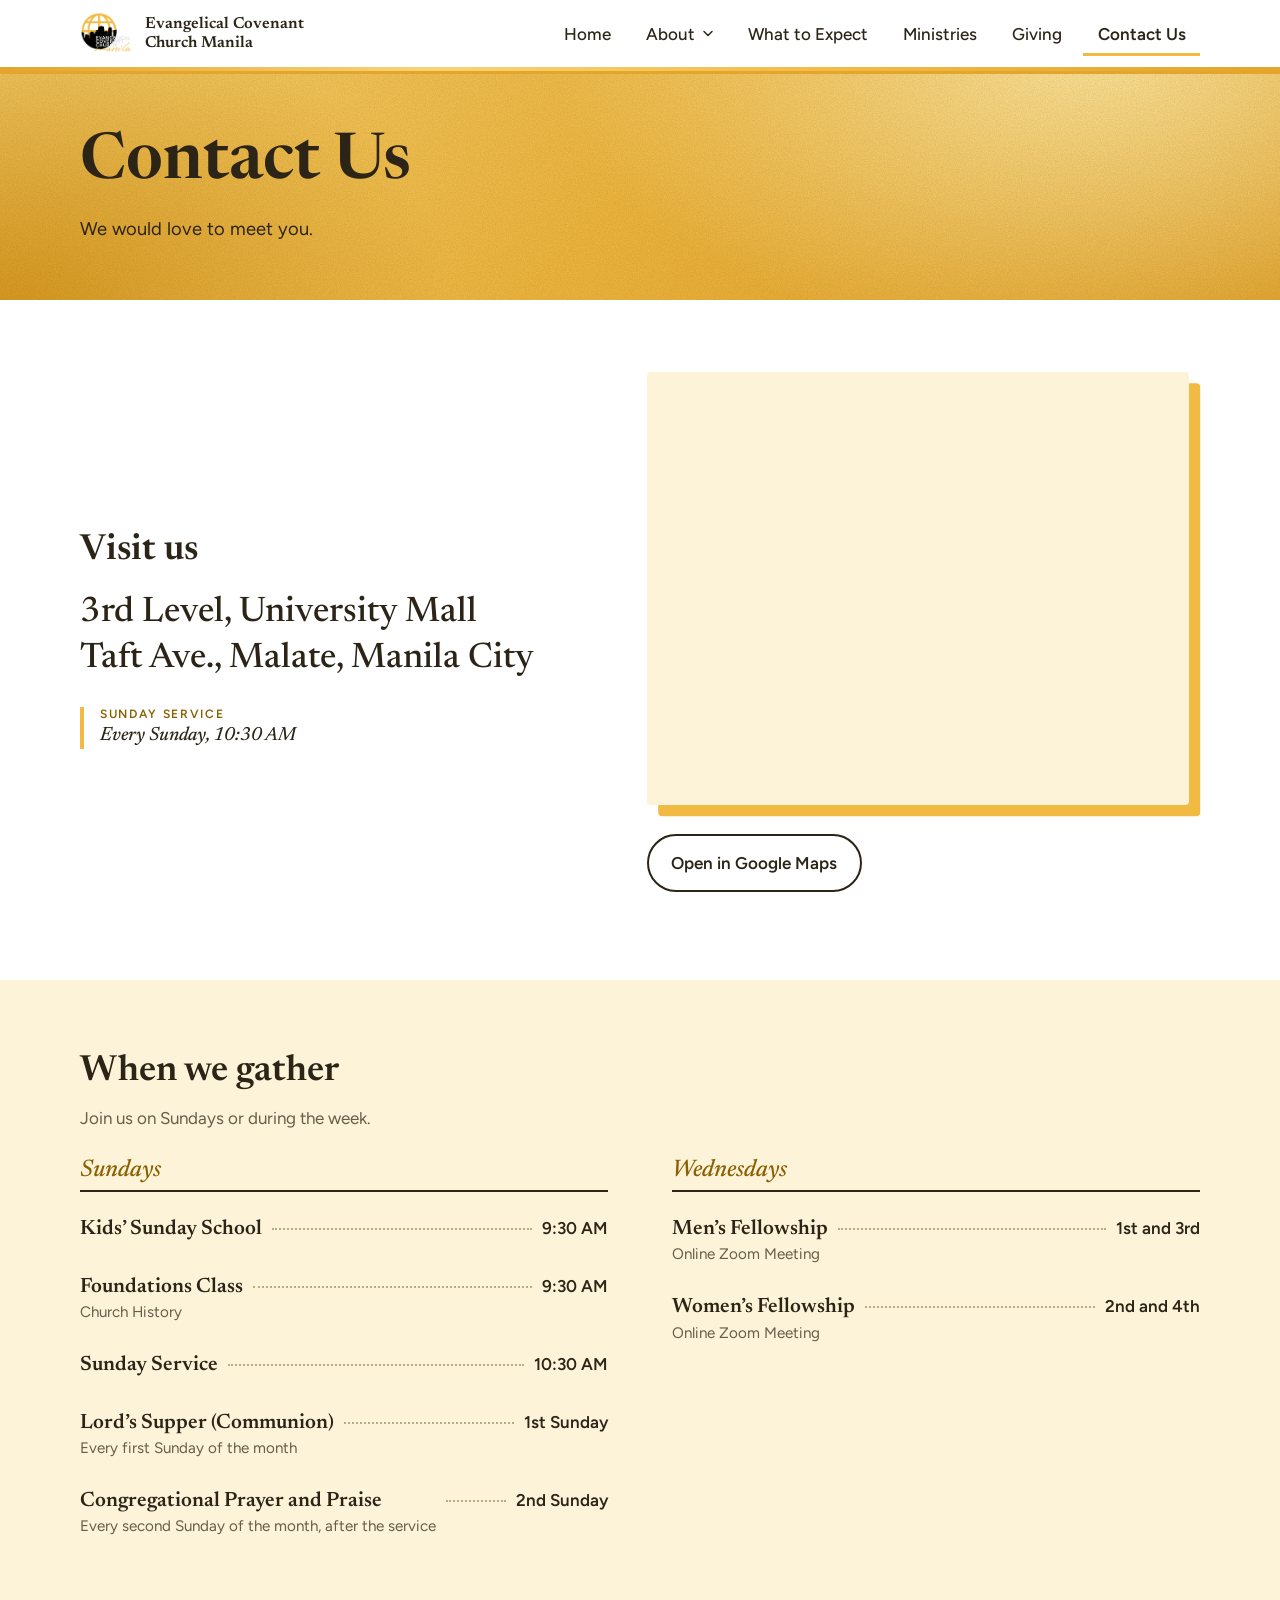
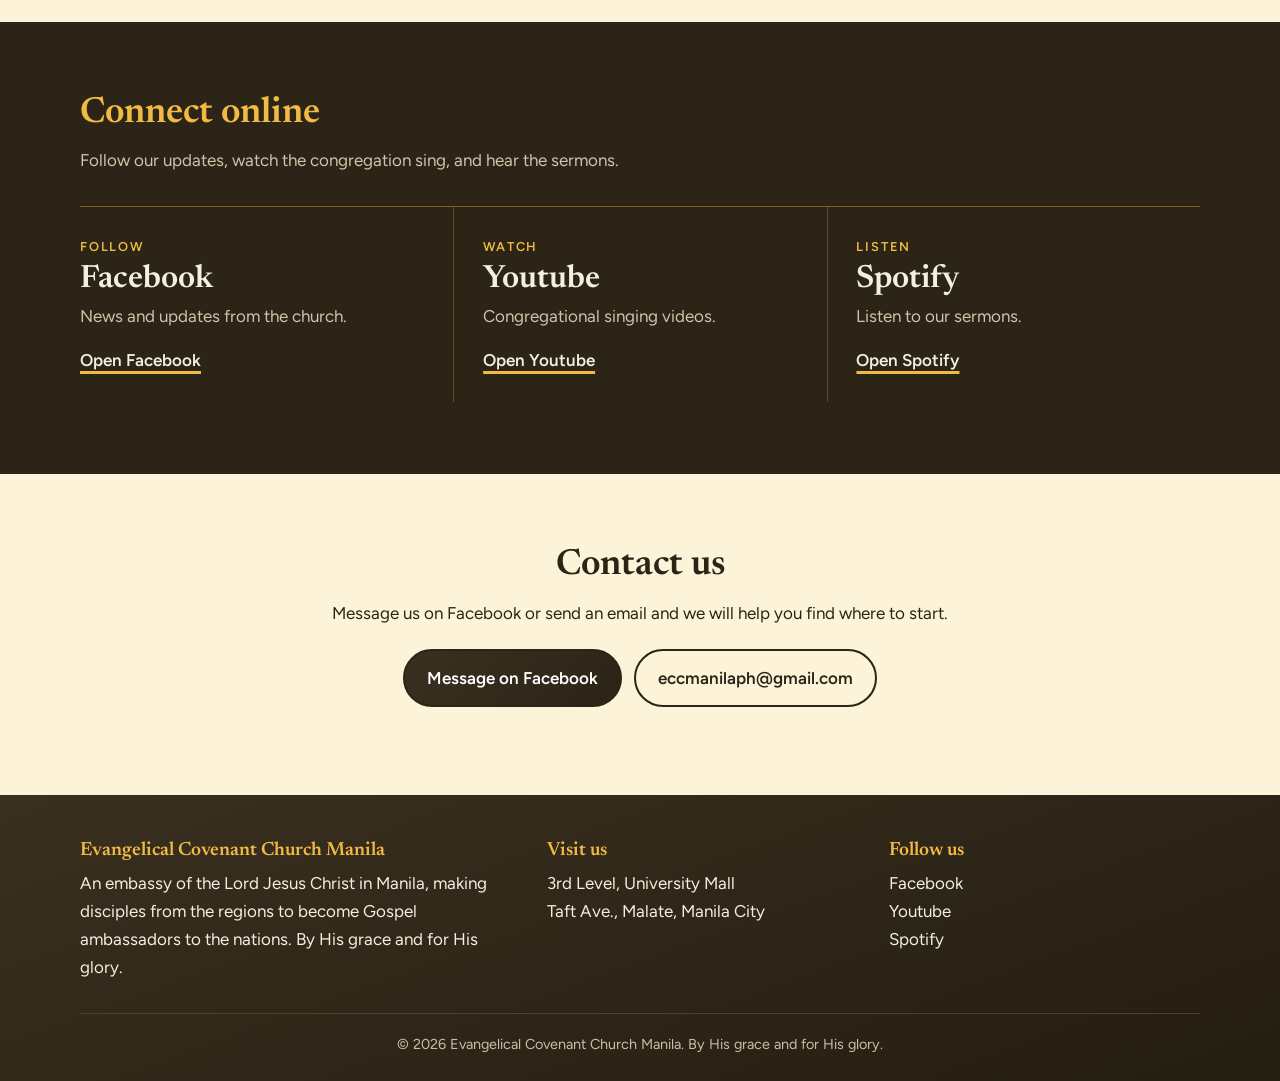
<file: contact.html>
<!DOCTYPE html>
<html lang="en"><head><meta charset="utf-8">
<!--
  Evangelical Covenant Church Manila (ECCM) website
  (c) 2026 Evangelical Covenant Church Manila. All rights reserved.
  PRIVATE PROPERTY: This code is the private property of ECCM.
  Do not copy, reproduce, modify, or redistribute any part of it without written permission.
-->

<meta name="viewport" content="width=device-width, initial-scale=1">
<title>Contact Us | ECCM</title><meta name="description" content="Location and contact details for Evangelical Covenant Church Manila.">
<link rel="canonical" href="https://ecc-manila.org/contact">
<meta property="og:type" content="website">
<meta property="og:site_name" content="Evangelical Covenant Church Manila">
<meta property="og:title" content="Contact Us | Evangelical Covenant Church Manila">
<meta property="og:description" content="Location and contact details for Evangelical Covenant Church Manila.">
<meta property="og:url" content="https://ecc-manila.org/contact">
<meta property="og:image" content="https://ecc-manila.org/img/banner.jpg">
<meta property="og:image:alt" content="Evangelical Covenant Church Manila">
<meta name="twitter:card" content="summary_large_image">
<link rel="preconnect" href="https://fonts.googleapis.com"><link rel="preconnect" href="https://fonts.gstatic.com" crossorigin>
<link href="https://fonts.googleapis.com/css2?family=Figtree:wght@400;500;600&family=Newsreader:ital,opsz,wght@0,6..72,500;0,6..72,600;1,6..72,400&display=swap" rel="stylesheet">
<link rel="icon" href="/img/logo.png"><link rel="stylesheet" href="/style.css"></head><body>
<header class="site-header"><div class="wrap bar">
<a class="brand" href="/"><img class="logo" src="/img/logo.png" alt="" height="44"><span>Evangelical Covenant<br>Church Manila</span></a>
<button class="menu-btn" aria-expanded="false" aria-controls="nav" aria-label="Menu"><span class="bars" aria-hidden="true"><i></i><i></i><i></i></span></button>
<nav id="nav"><ul><li><a href="/">Home</a></li><li class="has-sub"><a href="/about">About</a><button class="sub-btn" type="button" aria-expanded="false" aria-controls="sub-about" aria-label="Show About submenu"><svg viewBox="0 0 24 24" width="16" height="16" fill="none" stroke="currentColor" stroke-width="2.2" stroke-linecap="round" stroke-linejoin="round" aria-hidden="true"><path d="M6 9l6 6 6-6"/></svg></button><ul class="sub" id="sub-about"><li><a href="/about#statement">Statement of Faith</a></li><li><a href="/about#covenant">How We Live</a></li><li><a href="/about#leadership">Leadership</a></li></ul></li><li><a href="/what-to-expect">What to Expect</a></li><li><a href="/ministries">Ministries</a></li><li><a href="/giving">Giving</a></li><li><a href="/contact" aria-current="page">Contact Us</a></li></ul></nav></div></header>
<main><section class="page-hero"><div class="wrap"><h1>Contact Us</h1><p>We would love to meet you.</p></div></section>
<section class="sec"><div class="wrap visit">
<div><h2>Visit us</h2><p class="addr">3rd Level, University Mall<br>Taft Ave., Malate, Manila City</p><p class="mn-study"><span>Sunday Service</span>Every Sunday, 10:30 AM</p></div>
<div class="mapbox"><iframe class="map" title="Map to Evangelical Covenant Church Manila" loading="lazy" src="https://www.google.com/maps?q=University+Mall,+2507+Taft+Avenue,+Malate,+Manila&amp;ll=14.5631813,120.9943951&amp;z=17&amp;output=embed"></iframe>
<p class="btns"><a class="btn line" href="https://www.google.com/maps/search/?api=1&amp;query=University+Mall+2507+Taft+Avenue+Malate+Manila" target="_blank" rel="noopener">Open in Google Maps</a></p></div></div></section>
<section class="sec join"><div class="wrap"><h2>When we gather</h2><p class="intro">Join us on Sundays or during the week.</p>
<div class="bulletin">
<div class="day"><h3>Sundays</h3><ul>
<li><span class="nm">Kids’ Sunday School</span><i></i><span class="tm">9:30 AM</span></li>
<li><span class="nm">Foundations Class<small>Church History</small></span><i></i><span class="tm">9:30 AM</span></li>
<li><span class="nm">Sunday Service</span><i></i><span class="tm">10:30 AM</span></li>
<li><span class="nm">Lord’s Supper (Communion)<small>Every first Sunday of the month</small></span><i></i><span class="tm">1st Sunday</span></li>
<li><span class="nm">Congregational Prayer and Praise<small>Every second Sunday of the month, after the service</small></span><i></i><span class="tm">2nd Sunday</span></li></ul></div>
<div class="day"><h3>Wednesdays</h3><ul>
<li><span class="nm">Men’s Fellowship<small>Online Zoom Meeting</small></span><i></i><span class="tm">1st and 3rd</span></li>
<li><span class="nm">Women’s Fellowship<small>Online Zoom Meeting</small></span><i></i><span class="tm">2nd and 4th</span></li></ul></div>
</div></div></section>
<section class="sec tune"><div class="wrap"><h2>Connect online</h2><p class="intro">Follow our updates, watch the congregation sing, and hear the sermons.</p>
<div class="tune-grid">
<a href="https://www.facebook.com/eccm.ph" target="_blank" rel="noopener"><span class="lbl">Follow</span><strong>Facebook</strong><span class="d">News and updates from the church.</span><span class="go2">Open Facebook</span></a>
<a href="https://www.youtube.com/@ECCMCongregationalSinging/videos" target="_blank" rel="noopener"><span class="lbl">Watch</span><strong>Youtube</strong><span class="d">Congregational singing videos.</span><span class="go2">Open Youtube</span></a>
<a href="https://open.spotify.com/show/7pBh1CfZZZYzNuZnSrfDWi?si=7de060ad68f64322" target="_blank" rel="noopener"><span class="lbl">Listen</span><strong>Spotify</strong><span class="d">Listen to our sermons.</span><span class="go2">Open Spotify</span></a>
</div></div></section>
<section class="sec join"><div class="wrap mn-cta"><h2>Contact us</h2><p>Message us on Facebook or send an email and we will help you find where to start.</p><p class="btns"><a class="btn dark" href="https://www.facebook.com/eccm.ph" target="_blank" rel="noopener">Message on Facebook</a><a class="btn line" href="mailto:eccmanilaph@gmail.com">eccmanilaph@gmail.com</a></p></div></section></main>
<footer class="site-footer"><div class="wrap">
<div class="foot">
<div><strong>Evangelical Covenant Church Manila</strong><p>An embassy of the Lord Jesus Christ in Manila, making disciples from the regions to become Gospel ambassadors to the nations. By His grace and for His glory.</p></div>
<div><strong>Visit us</strong><p>3rd Level, University Mall<br>Taft Ave., Malate, Manila City</p></div>
<div><strong>Follow us</strong><p><a href="https://www.facebook.com/eccm.ph" target="_blank" rel="noopener">Facebook</a><br><a href="https://www.youtube.com/@ECCMCongregationalSinging/videos" target="_blank" rel="noopener">Youtube</a><br><a href="https://open.spotify.com/show/7pBh1CfZZZYzNuZnSrfDWi?si=7de060ad68f64322" target="_blank" rel="noopener">Spotify</a></p></div>
</div>
<p class="copy">&copy; <span id="yr">2026</span> Evangelical Covenant Church Manila. By His grace and for His glory.</p></div></footer>
<script>
(function(){
var b=document.querySelector('.menu-btn'),n=document.getElementById('nav');
if(b&&n){b.addEventListener('click',function(){var o=n.classList.toggle('open');b.setAttribute('aria-expanded',o?'true':'false');});}
var y=document.getElementById('yr');if(y)y.textContent=new Date().getFullYear();
var subs=document.querySelectorAll('.sub-btn');
function closeSubs(){subs.forEach(function(s){s.parentNode.classList.remove('open');s.setAttribute('aria-expanded','false');});}
subs.forEach(function(s){s.addEventListener('click',function(e){e.stopPropagation();var li=s.parentNode,o=!li.classList.contains('open');closeSubs();if(o){li.classList.add('open');s.setAttribute('aria-expanded','true');}});});
document.querySelectorAll('.sub a').forEach(function(l){l.addEventListener('click',function(){closeSubs();if(n)n.classList.remove('open');if(b)b.setAttribute('aria-expanded','false');});});
document.addEventListener('click',closeSubs);
document.addEventListener('keydown',function(e){if(e.key==='Escape')closeSubs();});
var d=document.querySelector('.toc details');if(d&&window.matchMedia('(max-width:959px)').matches)d.open=false;
})();
</script></body></html>
</file>
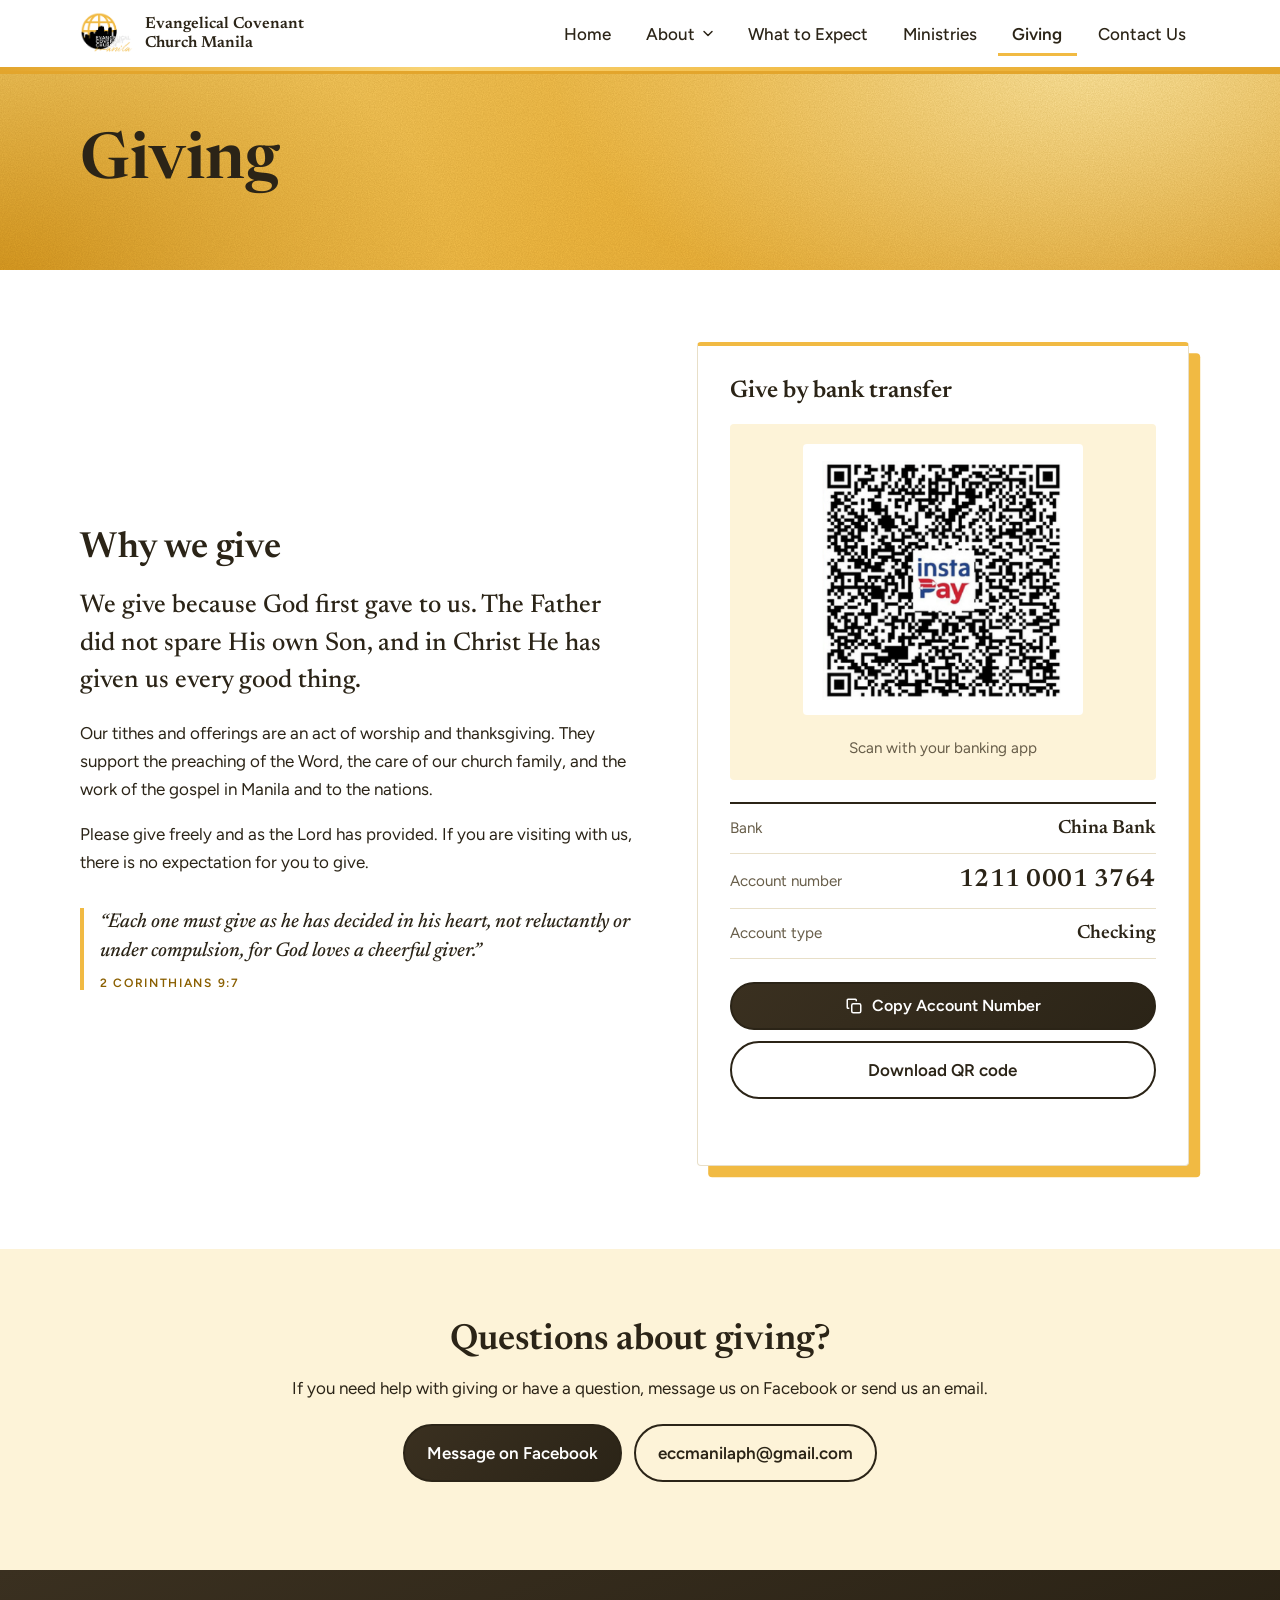
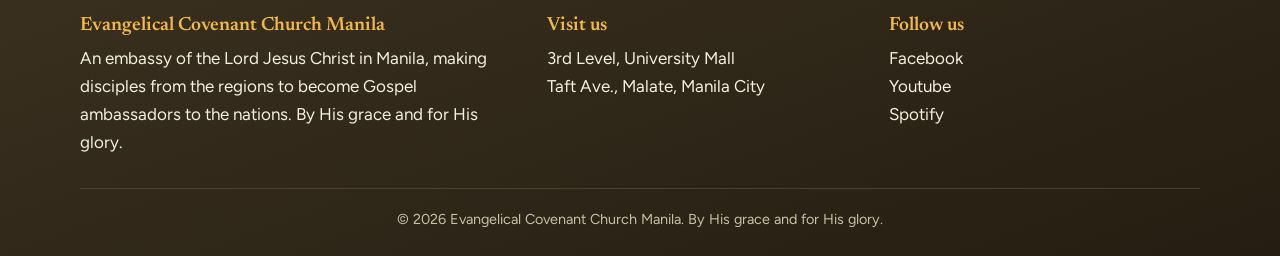
<file: giving.html>
<!DOCTYPE html>
<html lang="en"><head><meta charset="utf-8">
<!--
  Evangelical Covenant Church Manila (ECCM) website
  (c) 2026 Evangelical Covenant Church Manila. All rights reserved.
  PRIVATE PROPERTY: This code is the private property of ECCM.
  Do not copy, reproduce, modify, or redistribute any part of it without written permission.
-->

<meta name="viewport" content="width=device-width, initial-scale=1">
<title>Giving | ECCM</title><meta name="description" content="How to give to Evangelical Covenant Church Manila.">
<link rel="canonical" href="https://ecc-manila.org/giving">
<meta property="og:type" content="website">
<meta property="og:site_name" content="Evangelical Covenant Church Manila">
<meta property="og:title" content="Giving | Evangelical Covenant Church Manila">
<meta property="og:description" content="How to give to Evangelical Covenant Church Manila.">
<meta property="og:url" content="https://ecc-manila.org/giving">
<meta property="og:image" content="https://ecc-manila.org/img/banner.jpg">
<meta property="og:image:alt" content="Evangelical Covenant Church Manila">
<meta name="twitter:card" content="summary_large_image">
<link rel="preconnect" href="https://fonts.googleapis.com"><link rel="preconnect" href="https://fonts.gstatic.com" crossorigin>
<link href="https://fonts.googleapis.com/css2?family=Figtree:wght@400;500;600&family=Newsreader:ital,opsz,wght@0,6..72,500;0,6..72,600;1,6..72,400&display=swap" rel="stylesheet">
<link rel="icon" href="/img/logo.png"><link rel="stylesheet" href="/style.css"></head><body>
<header class="site-header"><div class="wrap bar">
<a class="brand" href="/"><img class="logo" src="/img/logo.png" alt="" height="44"><span>Evangelical Covenant<br>Church Manila</span></a>
<button class="menu-btn" aria-expanded="false" aria-controls="nav" aria-label="Menu"><span class="bars" aria-hidden="true"><i></i><i></i><i></i></span></button>
<nav id="nav"><ul><li><a href="/">Home</a></li><li class="has-sub"><a href="/about">About</a><button class="sub-btn" type="button" aria-expanded="false" aria-controls="sub-about" aria-label="Show About submenu"><svg viewBox="0 0 24 24" width="16" height="16" fill="none" stroke="currentColor" stroke-width="2.2" stroke-linecap="round" stroke-linejoin="round" aria-hidden="true"><path d="M6 9l6 6 6-6"/></svg></button><ul class="sub" id="sub-about"><li><a href="/about#statement">Statement of Faith</a></li><li><a href="/about#covenant">How We Live</a></li><li><a href="/about#leadership">Leadership</a></li></ul></li><li><a href="/what-to-expect">What to Expect</a></li><li><a href="/ministries">Ministries</a></li><li><a href="/giving" aria-current="page">Giving</a></li><li><a href="/contact">Contact Us</a></li></ul></nav></div></header>
<main><section class="page-hero"><div class="wrap"><h1>Giving</h1></div></section>
<section class="sec"><div class="wrap give">
<div class="give-text">
<h2>Why we give</h2>
<p class="big">We give because God first gave to us. The Father did not spare His own Son, and in Christ He has given us every good thing.</p>
<p>Our tithes and offerings are an act of worship and thanksgiving. They support the preaching of the Word, the care of our church family, and the work of the gospel in Manila and to the nations.</p>
<p>Please give freely and as the Lord has provided. If you are visiting with us, there is no expectation for you to give.</p>
<figure class="give-verse"><blockquote><p>“Each one must give as he has decided in his heart, not reluctantly or under compulsion, for God loves a cheerful giver.”</p></blockquote><figcaption>2 Corinthians 9:7</figcaption></figure>
</div>
<div class="give-card" aria-labelledby="give-acct">
<h2 id="give-acct" class="give-h">Give by bank transfer</h2>
<figure class="give-qr"><a href="/img/qr-code.png" target="_blank" rel="noopener" aria-label="Open the QR code full size in a new tab"><img src="/img/qr-code.png" width="420" height="406" alt="InstaPay QR code for giving to Evangelical Covenant Church Manila"></a>
<figcaption>Scan with your banking app</figcaption></figure>
<dl class="acct">
<div><dt>Bank</dt><dd>China Bank</dd></div>
<div><dt>Account number</dt><dd class="acct-no">1211 0001 3764</dd></div>
<div><dt>Account type</dt><dd>Checking</dd></div>
</dl>
<div class="give-actions">
<button class="btn dark copy-btn" type="button" data-copy="121100013764"><svg class="i-copy" viewBox="0 0 24 24" width="18" height="18" fill="none" stroke="currentColor" stroke-width="2" stroke-linecap="round" stroke-linejoin="round" aria-hidden="true"><rect x="9" y="9" width="12" height="12" rx="2"/><path d="M5 15H4a1 1 0 0 1-1-1V4a1 1 0 0 1 1-1h10a1 1 0 0 1 1 1v1"/></svg><svg class="i-ok" viewBox="0 0 24 24" width="18" height="18" fill="none" stroke="currentColor" stroke-width="2.4" stroke-linecap="round" stroke-linejoin="round" aria-hidden="true"><path d="M5 12.5l4.5 4.5L19 7.5"/></svg><span class="lbl-copy">Copy Account Number</span><span class="lbl-ok">Copied</span></button>
<a class="btn line" href="/img/qr-code.png" download="ECCM-giving-qr-code.png">Download QR code</a>
</div>
<p class="copy-status" role="status" aria-live="polite"></p>
</div>
</div></section>
<section class="sec join"><div class="wrap mn-cta"><h2>Questions about giving?</h2><p>If you need help with giving or have a question, message us on Facebook or send us an email.</p><p class="btns"><a class="btn dark" href="https://www.facebook.com/eccm.ph" target="_blank" rel="noopener">Message on Facebook</a><a class="btn line" href="mailto:eccmanilaph@gmail.com">eccmanilaph@gmail.com</a></p></div></section></main>
<footer class="site-footer"><div class="wrap">
<div class="foot">
<div><strong>Evangelical Covenant Church Manila</strong><p>An embassy of the Lord Jesus Christ in Manila, making disciples from the regions to become Gospel ambassadors to the nations. By His grace and for His glory.</p></div>
<div><strong>Visit us</strong><p>3rd Level, University Mall<br>Taft Ave., Malate, Manila City</p></div>
<div><strong>Follow us</strong><p><a href="https://www.facebook.com/eccm.ph" target="_blank" rel="noopener">Facebook</a><br><a href="https://www.youtube.com/@ECCMCongregationalSinging/videos" target="_blank" rel="noopener">Youtube</a><br><a href="https://open.spotify.com/show/7pBh1CfZZZYzNuZnSrfDWi?si=7de060ad68f64322" target="_blank" rel="noopener">Spotify</a></p></div>
</div>
<p class="copy">&copy; <span id="yr">2026</span> Evangelical Covenant Church Manila. By His grace and for His glory.</p></div></footer>
<script>
(function(){
var b=document.querySelector('.menu-btn'),n=document.getElementById('nav');
if(b&&n){b.addEventListener('click',function(){var o=n.classList.toggle('open');b.setAttribute('aria-expanded',o?'true':'false');});}
var y=document.getElementById('yr');if(y)y.textContent=new Date().getFullYear();
var subs=document.querySelectorAll('.sub-btn');
function closeSubs(){subs.forEach(function(s){s.parentNode.classList.remove('open');s.setAttribute('aria-expanded','false');});}
subs.forEach(function(s){s.addEventListener('click',function(e){e.stopPropagation();var li=s.parentNode,o=!li.classList.contains('open');closeSubs();if(o){li.classList.add('open');s.setAttribute('aria-expanded','true');}});});
document.querySelectorAll('.sub a').forEach(function(l){l.addEventListener('click',function(){closeSubs();if(n)n.classList.remove('open');if(b)b.setAttribute('aria-expanded','false');});});
document.addEventListener('click',closeSubs);
document.addEventListener('keydown',function(e){if(e.key==='Escape')closeSubs();});
/* Copy account number */
var c=document.querySelector('.copy-btn'),st=document.querySelector('.copy-status'),t;
function fallback(v){var a=document.createElement('textarea');a.value=v;a.setAttribute('readonly','');a.style.position='fixed';a.style.opacity='0';document.body.appendChild(a);a.select();var ok=false;try{ok=document.execCommand('copy');}catch(e){}document.body.removeChild(a);return ok;}
function done(ok){clearTimeout(t);if(ok){c.classList.add('ok');st.textContent='Account number copied.';t=setTimeout(function(){c.classList.remove('ok');st.textContent='';},2500);}else{st.textContent='Copy failed. Please copy the account number manually: 1211 0001 3764.';}}
if(c){c.addEventListener('click',function(){var v=c.getAttribute('data-copy');
if(navigator.clipboard&&window.isSecureContext){navigator.clipboard.writeText(v).then(function(){done(true);},function(){done(fallback(v));});}else{done(fallback(v));}});}
})();
</script></body></html>
</file>
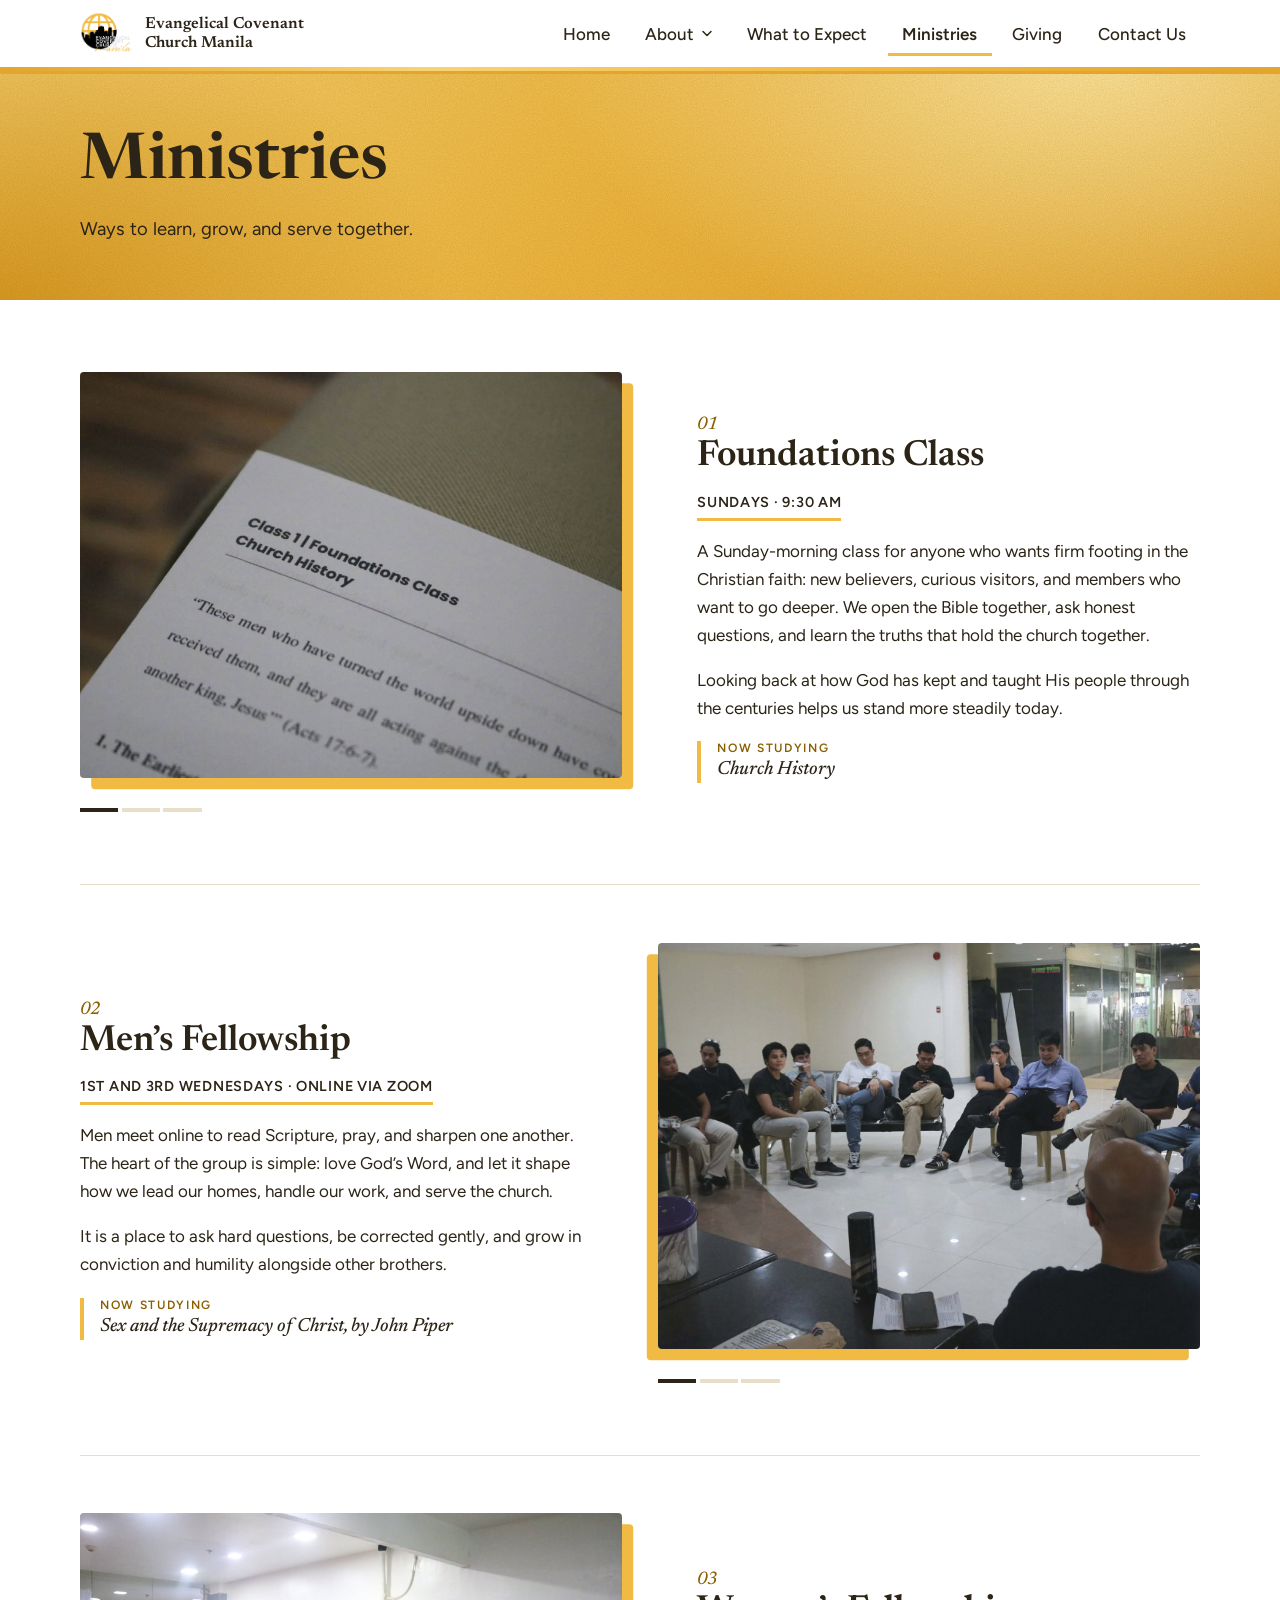
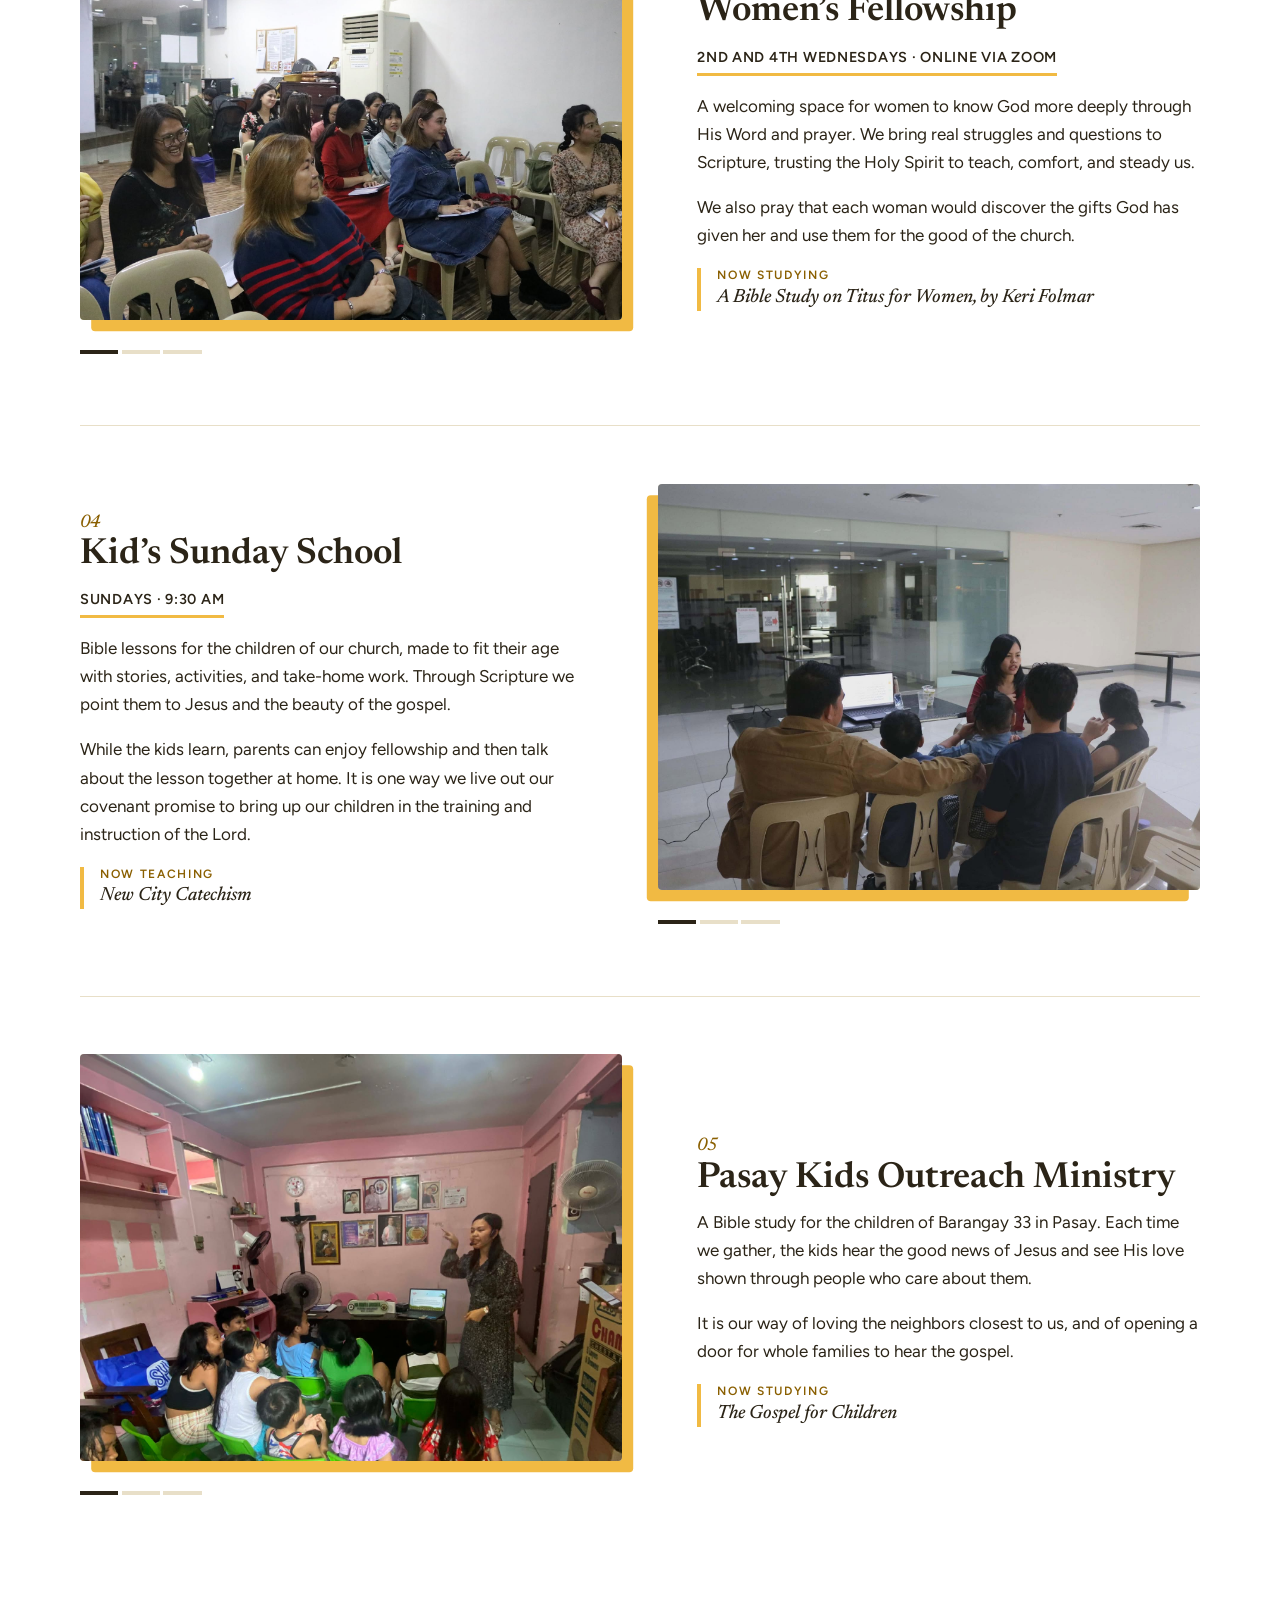
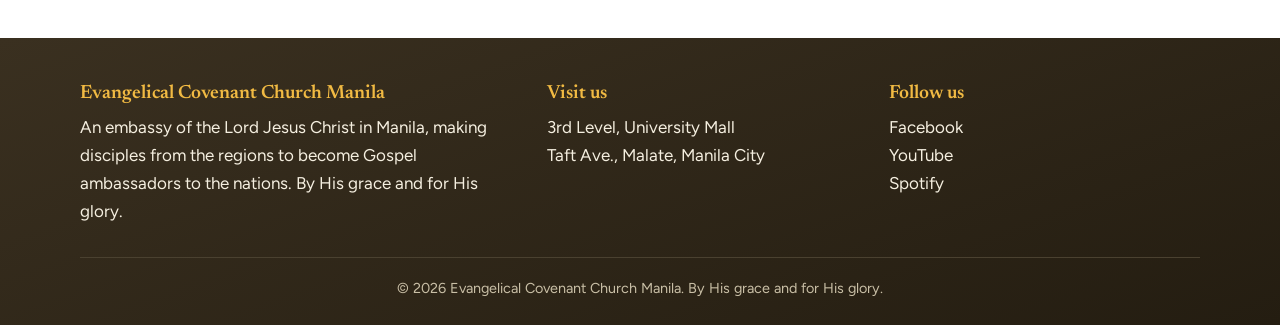
<file: ministries.html>
<!DOCTYPE html>
<html lang="en"><head><meta charset="utf-8">
<!--
  Evangelical Covenant Church Manila (ECCM) website
  (c) 2026 Evangelical Covenant Church Manila. All rights reserved.
  PRIVATE PROPERTY: This code is the private property of ECCM.
  Do not copy, reproduce, modify, or redistribute any part of it without written permission.
-->

<meta name="viewport" content="width=device-width, initial-scale=1">
<title>Ministries | ECCM</title><meta name="description" content="Ministries of Evangelical Covenant Church Manila.">
<link rel="canonical" href="https://ecc-manila.org/ministries">
<meta property="og:type" content="website">
<meta property="og:site_name" content="Evangelical Covenant Church Manila">
<meta property="og:title" content="Ministries | Evangelical Covenant Church Manila">
<meta property="og:description" content="Ministries of Evangelical Covenant Church Manila.">
<meta property="og:url" content="https://ecc-manila.org/ministries">
<meta property="og:image" content="https://ecc-manila.org/img/banner.jpg">
<meta property="og:image:alt" content="Evangelical Covenant Church Manila">
<meta name="twitter:card" content="summary_large_image">
<link rel="preconnect" href="https://fonts.googleapis.com"><link rel="preconnect" href="https://fonts.gstatic.com" crossorigin>
<link href="https://fonts.googleapis.com/css2?family=Figtree:wght@400;500;600&family=Newsreader:ital,opsz,wght@0,6..72,500;0,6..72,600;1,6..72,400&display=swap" rel="stylesheet">
<link rel="icon" href="/img/logo.png"><link rel="stylesheet" href="/style.css"></head><body>
<header class="site-header"><div class="wrap bar">
<a class="brand" href="/"><img class="logo" src="/img/logo.png" alt="" height="44"><span>Evangelical Covenant<br>Church Manila</span></a>
<button class="menu-btn" aria-expanded="false" aria-controls="nav" aria-label="Menu"><span class="bars" aria-hidden="true"><i></i><i></i><i></i></span></button>
<nav id="nav"><ul><li><a href="/">Home</a></li><li class="has-sub"><a href="/about">About</a><button class="sub-btn" type="button" aria-expanded="false" aria-controls="sub-about" aria-label="Show About submenu"><svg viewBox="0 0 24 24" width="16" height="16" fill="none" stroke="currentColor" stroke-width="2.2" stroke-linecap="round" stroke-linejoin="round" aria-hidden="true"><path d="M6 9l6 6 6-6"/></svg></button><ul class="sub" id="sub-about"><li><a href="/about#statement">Statement of Faith</a></li><li><a href="/about#covenant">How We Live</a></li><li><a href="/about#leadership">Leadership</a></li></ul></li><li><a href="/what-to-expect">What to Expect</a></li><li><a href="/ministries" aria-current="page">Ministries</a></li><li><a href="/giving">Giving</a></li><li><a href="/contact">Contact Us</a></li></ul></nav></div></header>
<main><section class="page-hero"><div class="wrap"><h1>Ministries</h1><p>Ways to learn, grow, and serve together.</p></div></section>
<section class="sec"><div class="wrap mn-list">
<article class="mn" id="foundations-class"><div class="show" data-show><div class="frame"><img src="/img/foundations-class.jpg" alt="Foundations Class photo 1" loading="lazy" class="on" onerror="this.style.display='none'"><img src="/img/foundations-class-2.jpg" alt="Foundations Class photo 2" loading="lazy" onerror="this.style.display='none'"><img src="/img/foundations-class-3.jpg" alt="Foundations Class photo 3" loading="lazy" onerror="this.style.display='none'"></div><div class="dots"><button type="button" aria-label="Show Foundations Class photo 1" class="on"></button><button type="button" aria-label="Show Foundations Class photo 2"></button><button type="button" aria-label="Show Foundations Class photo 3"></button></div></div><div class="mn-text"><p class="mn-no">01</p><h2>Foundations Class</h2><p class="mn-meta">Sundays · 9:30 AM</p><p>A Sunday-morning class for anyone who wants firm footing in the Christian faith: new believers, curious visitors, and members who want to go deeper. We open the Bible together, ask honest questions, and learn the truths that hold the church together.</p><p>Looking back at how God has kept and taught His people through the centuries helps us stand more steadily today.</p><p class="mn-study"><span>Now studying</span>Church History</p></div></article>
<article class="mn" id="mens-fellowship"><div class="show" data-show><div class="frame"><img src="/img/men-1.jpg" alt="Men’s Fellowship photo 1" loading="lazy" class="on" onerror="this.style.display='none'"><img src="/img/men-2.jpg" alt="Men’s Fellowship photo 2" loading="lazy" onerror="this.style.display='none'"><img src="/img/men-3.jpg" alt="Men’s Fellowship photo 3" loading="lazy" onerror="this.style.display='none'"></div><div class="dots"><button type="button" aria-label="Show Men’s Fellowship photo 1" class="on"></button><button type="button" aria-label="Show Men’s Fellowship photo 2"></button><button type="button" aria-label="Show Men’s Fellowship photo 3"></button></div></div><div class="mn-text"><p class="mn-no">02</p><h2>Men’s Fellowship</h2><p class="mn-meta">1st and 3rd Wednesdays · Online via Zoom</p><p>Men meet online to read Scripture, pray, and sharpen one another. The heart of the group is simple: love God’s Word, and let it shape how we lead our homes, handle our work, and serve the church.</p><p>It is a place to ask hard questions, be corrected gently, and grow in conviction and humility alongside other brothers.</p><p class="mn-study"><span>Now studying</span>Sex and the Supremacy of Christ, by John Piper</p></div></article>
<article class="mn" id="womens-fellowship"><div class="show" data-show><div class="frame"><img src="/img/womens-1.jpg" alt="Women’s Fellowship photo 1" loading="lazy" class="on" onerror="this.style.display='none'"><img src="/img/womens-2.jpg" alt="Women’s Fellowship photo 2" loading="lazy" onerror="this.style.display='none'"><img src="/img/womens-3.jpg" alt="Women’s Fellowship photo 3" loading="lazy" onerror="this.style.display='none'"></div><div class="dots"><button type="button" aria-label="Show Women’s Fellowship photo 1" class="on"></button><button type="button" aria-label="Show Women’s Fellowship photo 2"></button><button type="button" aria-label="Show Women’s Fellowship photo 3"></button></div></div><div class="mn-text"><p class="mn-no">03</p><h2>Women’s Fellowship</h2><p class="mn-meta">2nd and 4th Wednesdays · Online via Zoom</p><p>A welcoming space for women to know God more deeply through His Word and prayer. We bring real struggles and questions to Scripture, trusting the Holy Spirit to teach, comfort, and steady us.</p><p>We also pray that each woman would discover the gifts God has given her and use them for the good of the church.</p><p class="mn-study"><span>Now studying</span>A Bible Study on Titus for Women, by Keri Folmar</p></div></article>
<article class="mn" id="kids-sunday-school"><div class="show" data-show><div class="frame"><img src="/img/kids-1.jpg" alt="Kid’s Sunday School photo 1" loading="lazy" class="on" onerror="this.style.display='none'"><img src="/img/kids-2.jpg" alt="Kid’s Sunday School photo 2" loading="lazy" onerror="this.style.display='none'"><img src="/img/kids-3.jpg" alt="Kid’s Sunday School photo 3" loading="lazy" onerror="this.style.display='none'"></div><div class="dots"><button type="button" aria-label="Show Kid’s Sunday School photo 1" class="on"></button><button type="button" aria-label="Show Kid’s Sunday School photo 2"></button><button type="button" aria-label="Show Kid’s Sunday School photo 3"></button></div></div><div class="mn-text"><p class="mn-no">04</p><h2>Kid’s Sunday School</h2><p class="mn-meta">Sundays · 9:30 AM</p><p>Bible lessons for the children of our church, made to fit their age with stories, activities, and take-home work. Through Scripture we point them to Jesus and the beauty of the gospel.</p><p>While the kids learn, parents can enjoy fellowship and then talk about the lesson together at home. It is one way we live out our covenant promise to bring up our children in the training and instruction of the Lord.</p><p class="mn-study"><span>Now teaching</span>New City Catechism</p></div></article>
<article class="mn" id="pasay-kids-outreach-ministry"><div class="show" data-show><div class="frame"><img src="/img/pasay-kids-ministry.jpg" alt="Pasay Kids Outreach Ministry photo 1" loading="lazy" class="on" onerror="this.style.display='none'"><img src="/img/pasay-kids-2.jpg" alt="Pasay Kids Outreach Ministry photo 2" loading="lazy" onerror="this.style.display='none'"><img src="/img/pasay-kids-3.jpg" alt="Pasay Kids Outreach Ministry photo 3" loading="lazy" onerror="this.style.display='none'"></div><div class="dots"><button type="button" aria-label="Show Pasay Kids Outreach Ministry photo 1" class="on"></button><button type="button" aria-label="Show Pasay Kids Outreach Ministry photo 2"></button><button type="button" aria-label="Show Pasay Kids Outreach Ministry photo 3"></button></div></div><div class="mn-text"><p class="mn-no">05</p><h2>Pasay Kids Outreach Ministry</h2><p>A Bible study for the children of Barangay 33 in Pasay. Each time we gather, the kids hear the good news of Jesus and see His love shown through people who care about them.</p><p>It is our way of loving the neighbors closest to us, and of opening a door for whole families to hear the gospel.</p><p class="mn-study"><span>Now studying</span>The Gospel for Children</p></div></article>
</div></section>
</main>
<footer class="site-footer"><div class="wrap">
<div class="foot">
<div><strong>Evangelical Covenant Church Manila</strong><p>An embassy of the Lord Jesus Christ in Manila, making disciples from the regions to become Gospel ambassadors to the nations. By His grace and for His glory.</p></div>
<div><strong>Visit us</strong><p>3rd Level, University Mall<br>Taft Ave., Malate, Manila City</p></div>
<div><strong>Follow us</strong><p><a href="https://www.facebook.com/eccm.ph" target="_blank" rel="noopener">Facebook</a><br><a href="https://www.youtube.com/@ECCMCongregationalSinging/videos" target="_blank" rel="noopener">YouTube</a><br><a href="https://open.spotify.com/show/7pBh1CfZZZYzNuZnSrfDWi?si=7de060ad68f64322" target="_blank" rel="noopener">Spotify</a></p></div>
</div>
<p class="copy">&copy; <span id="yr">2026</span> Evangelical Covenant Church Manila. By His grace and for His glory.</p></div></footer>
<script>
(function(){
var b=document.querySelector('.menu-btn'),n=document.getElementById('nav');
if(b&&n){b.addEventListener('click',function(){var o=n.classList.toggle('open');b.setAttribute('aria-expanded',o?'true':'false');});}
var y=document.getElementById('yr');if(y)y.textContent=new Date().getFullYear();
var subs=document.querySelectorAll('.sub-btn');
function closeSubs(){subs.forEach(function(s){s.parentNode.classList.remove('open');s.setAttribute('aria-expanded','false');});}
subs.forEach(function(s){s.addEventListener('click',function(e){e.stopPropagation();var li=s.parentNode,o=!li.classList.contains('open');closeSubs();if(o){li.classList.add('open');s.setAttribute('aria-expanded','true');}});});
document.querySelectorAll('.sub a').forEach(function(l){l.addEventListener('click',function(){closeSubs();if(n)n.classList.remove('open');if(b)b.setAttribute('aria-expanded','false');});});
document.addEventListener('click',closeSubs);
document.addEventListener('keydown',function(e){if(e.key==='Escape')closeSubs();});
var d=document.querySelector('.toc details');if(d&&window.matchMedia('(max-width:959px)').matches)d.open=false;
})();
</script><script>
(function(){document.querySelectorAll('[data-show]').forEach(function(sh){var im=sh.querySelectorAll('.frame img'),dt=sh.querySelectorAll('.dots button'),i=0,t;
function go(n){i=(n+im.length)%im.length;im.forEach(function(x,k){x.classList.toggle('on',k===i)});dt.forEach(function(x,k){x.classList.toggle('on',k===i)});}
function play(){clearInterval(t);if(window.matchMedia('(prefers-reduced-motion:reduce)').matches)return;t=setInterval(function(){go(i+1)},5000);}
dt.forEach(function(b,k){b.addEventListener('click',function(){go(k);play();});});
sh.addEventListener('mouseenter',function(){clearInterval(t)});sh.addEventListener('mouseleave',play);play();});})();
</script></body></html>
</file>
<file: style.css>
/*
  Evangelical Covenant Church Manila (ECCM) website
  (c) 2026 Evangelical Covenant Church Manila. All rights reserved.
  PRIVATE PROPERTY: This code is the private property of ECCM.
  Do not copy, reproduce, modify, or redistribute any part of it without written permission.
*/
:root{--gold:#f1ba43;--gold-deep:#8a5f00;--gold-soft:#fdf3d8;--ink:#2b2417;--muted:#675d49;--line:#e8dfc8;--white:#fff}
*{box-sizing:border-box}html{scroll-behavior:smooth;scroll-padding-top:90px}
body{margin:0;font:400 1.0625rem/1.65 Figtree,system-ui,sans-serif;color:var(--ink);background:var(--white);-webkit-text-size-adjust:100%}
h1,h2,h3{font-family:Newsreader,Georgia,serif;font-weight:600;line-height:1.15;margin:0 0 .5em}
h1{font-size:clamp(2.2rem,7vw,4rem)}h2{font-size:clamp(1.6rem,4.5vw,2.25rem)}h3{font-size:1.35rem}
p{margin:0 0 1em}a{color:inherit}img{max-width:100%}
:focus-visible{outline:3px solid var(--ink);outline-offset:3px}
.wrap{width:min(1120px,100% - 2.5rem);margin-inline:auto}
.site-header{position:sticky;top:0;z-index:10;background:var(--white);border-bottom:3px solid var(--gold)}
.bar{display:flex;align-items:center;justify-content:space-between;padding:.7rem 0;flex-wrap:wrap}
.brand{display:flex;align-items:center;gap:.7rem;text-decoration:none;font:600 1rem/1.15 Newsreader,serif}
.mark{display:grid;place-items:center;width:2.6rem;height:2.6rem;background:var(--gold);border-radius:50%;font-size:1.4rem}
.menu-btn{font:600 1rem Figtree,sans-serif;padding:.6rem 1rem;border:2px solid var(--ink);background:none;border-radius:8px;cursor:pointer}
nav{width:100%;display:none}nav.open{display:block}
nav ul{list-style:none;margin:.6rem 0 0;padding:0}
nav a{display:block;padding:.85rem .25rem;text-decoration:none;font-weight:500;border-top:1px solid var(--line)}
nav a[aria-current]{font-weight:600;box-shadow:inset 4px 0 var(--gold);padding-left:.8rem}
@media(min-width:760px){.menu-btn{display:none}nav{display:block;width:auto}nav ul{display:flex;gap:.4rem;margin:0}
nav a{border:0;padding:.5rem .9rem;border-radius:8px}nav a:hover{background:var(--gold-soft)}nav a[aria-current]{box-shadow:inset 0 -3px var(--gold);border-radius:0;padding-left:.9rem}}
.hero{background:var(--gold);padding:clamp(2.5rem,8vw,5.5rem) 0}
.hero-grid{display:grid;gap:2rem;align-items:center}
.lead{font-size:1.2rem;max-width:34em}
@media(min-width:860px){.hero-grid{grid-template-columns:1.1fr .9fr}}
.page-hero{background:var(--gold);padding:clamp(2rem,6vw,3.5rem) 0}.page-hero h1{margin:0 0 .2em}.page-hero p{margin:0;font-size:1.15rem}
.btns{display:flex;flex-wrap:wrap;gap:.7rem;margin:1.4rem 0 1rem}
.btn{display:inline-block;padding:.8rem 1.4rem;border-radius:999px;font-weight:600;text-decoration:none;border:2px solid var(--ink)}
.btn.dark{background:var(--ink);color:var(--white)}.btn.line{background:transparent}.btn:hover{transform:translateY(-1px)}
.sec{padding:clamp(2.5rem,7vw,4.5rem) 0}.tint{background:var(--gold-soft)}
.two{display:grid;gap:2rem;align-items:center}@media(min-width:860px){.two{grid-template-columns:1fr 1fr;gap:3.5rem}}
.big{font:500 clamp(1.25rem,3.5vw,1.6rem)/1.45 Newsreader,serif}
.sub{margin-top:1.6rem;font-size:1.35rem}.note{color:var(--muted);font-size:.95rem}
.cards{display:grid;gap:1rem;margin:1.5rem 0}@media(min-width:700px){.cards{grid-template-columns:repeat(3,1fr)}}
.card{display:block;padding:1.4rem;background:var(--white);border:1px solid var(--line);border-top:4px solid var(--gold);border-radius:10px;text-decoration:none}
.card p{margin:0;color:var(--muted)}.card:hover{border-color:var(--gold)}
.gallery{display:grid;gap:1rem;grid-template-columns:repeat(auto-fit,minmax(200px,1fr));margin-top:1.5rem}
.ph{display:grid;place-items:center;aspect-ratio:4/3;border:2px dashed var(--gold-deep);background:repeating-linear-gradient(45deg,var(--gold-soft),var(--gold-soft) 12px,#fff 12px,#fff 24px);border-radius:12px;text-align:center;color:var(--gold-deep);font-weight:600;padding:1rem}
.ph small{display:block;font-weight:400;font-size:.85rem;margin-top:.2rem}.ph.tall{aspect-ratio:4/5}.hero-ph{aspect-ratio:3/2;border-color:var(--ink);color:var(--ink)}
.doc{display:grid;gap:2rem}@media(min-width:960px){.doc{grid-template-columns:260px 1fr;gap:4rem;align-items:start}.toc{position:sticky;top:96px}}
.toc{background:var(--gold-soft);border-radius:10px;padding:1rem 1.2rem}.toc summary{font-weight:600;cursor:pointer}
.toc ul{list-style:none;padding:0;margin:.8rem 0 0}.toc a{display:block;padding:.3rem 0;text-decoration:none;font-size:.95rem}.toc a:hover{text-decoration:underline}
@media(min-width:960px){.toc summary{pointer-events:none}}
.prose{max-width:42rem}.prose article{padding-bottom:1.6rem;margin-bottom:1.6rem;border-bottom:1px solid var(--line)}.prose h2{font-size:1.6rem}
.prose p{font-family:Newsreader,Georgia,serif;font-size:1.2rem;line-height:1.7}
.prose ol{padding-left:1.4rem}.prose li{font-family:Newsreader,Georgia,serif;font-size:1.2rem;line-height:1.7;margin-bottom:1rem}.blessing{font-style:italic}
.mlist{display:grid;gap:2rem}.ministry{display:grid;gap:1rem;padding-bottom:2rem;border-bottom:1px solid var(--line)}
@media(min-width:760px){.ministry{grid-template-columns:320px 1fr;gap:2rem;align-items:center}.ministry:nth-child(even){grid-template-columns:1fr 320px}.ministry:nth-child(even) .ph{order:2}}
.map{width:100%;aspect-ratio:4/3;border:0;border-radius:12px;margin-bottom:1rem;background:var(--gold-soft)}
.site-footer{background:var(--ink);color:#f5efe0;padding:2.5rem 0 1.5rem}
.foot{display:grid;gap:1.5rem}@media(min-width:700px){.foot{grid-template-columns:2fr 1fr}}
.site-footer strong{font:600 1.2rem Newsreader,serif;color:var(--gold)}.site-footer p{margin:.4rem 0 0}.site-footer a{text-decoration:none}.site-footer a:hover{text-decoration:underline}
.copy{margin-top:1.5rem!important;padding-top:1rem;border-top:1px solid #4a4130;font-size:.9rem;color:#c9bfa6}
@media(prefers-reduced-motion:reduce){*{scroll-behavior:auto!important;transition:none!important}}

/* Gold gradient + grain */
:root{--grain:url("data:image/svg+xml,%3Csvg xmlns='http://www.w3.org/2000/svg' width='220' height='220'%3E%3Cfilter id='n'%3E%3CfeTurbulence type='fractalNoise' baseFrequency='.85' numOctaves='3' stitchTiles='stitch'/%3E%3CfeColorMatrix values='0 0 0 0 .35 0 0 0 0 .22 0 0 0 0 0 0 0 0 .9 0'/%3E%3C/filter%3E%3Crect width='100%25' height='100%25' filter='url(%23n)'/%3E%3C/svg%3E")}
.hero,.page-hero{position:relative;isolation:isolate;overflow:hidden;
background:radial-gradient(900px 500px at 85% -10%,#ffe9a8 0%,rgba(255,233,168,0) 60%),radial-gradient(700px 500px at 0% 110%,#d89a1f 0%,rgba(216,154,31,0) 65%),linear-gradient(135deg,#f8d374 0%,#f1ba43 50%,#e3a52c 100%)}
.hero::before,.page-hero::before{content:"";position:absolute;inset:0;z-index:-1;background-image:var(--grain);opacity:.28;mix-blend-mode:multiply;pointer-events:none}
.site-header{border-bottom:0;box-shadow:0 3px 0 #e3a52c}
.site-header::after{content:"";display:block;height:4px;background:linear-gradient(90deg,#e3a52c,#f8d374,#f1ba43,#e3a52c)}
.tint{background:linear-gradient(180deg,#fff8e3,#fdecc0)}
.card{border-top:0;position:relative;overflow:hidden}
.card::before{content:"";position:absolute;inset:0 0 auto 0;height:5px;background:linear-gradient(90deg,#e3a52c,#f8d374)}
.btn.dark{background:linear-gradient(135deg,#3a3020,#2b2417)}
.site-footer{background:linear-gradient(160deg,#3a3020,#241d11)}
.logo{height:2.8rem;width:auto;max-width:4rem;object-fit:contain;display:block}

/* v3: photos, bento, schedule, stage, footer */
.hero-img{width:100%;aspect-ratio:3/2;object-fit:cover;border-radius:14px;border:6px solid #fff;box-shadow:0 18px 40px -12px rgba(60,35,0,.45)}
.mimg{width:100%;aspect-ratio:4/3;object-fit:cover;border-radius:12px;display:block}
.when-tag{display:inline-block;margin:0 0 .8rem;padding:.3rem .8rem;border-radius:999px;background:linear-gradient(135deg,#f8d374,#f1ba43);font-weight:600;font-size:.95rem}
.intro{color:var(--muted);max-width:36em;margin-bottom:1.6rem}

.bento{display:grid;gap:1rem;margin-bottom:1rem}
.tile{position:relative;overflow:hidden;display:flex;flex-direction:column;gap:.2rem;padding:1.6rem;border-radius:18px;text-decoration:none;min-height:200px;transition:transform .2s,box-shadow .2s}
.tile:hover{transform:translateY(-3px);box-shadow:0 16px 30px -14px rgba(60,35,0,.5)}
.tile h3{font-size:1.6rem;margin:.9rem 0 .4rem}.tile p{margin:0;max-width:26em}
.tile .ico{display:grid;place-items:center;width:3.2rem;height:3.2rem;border-radius:14px}
.go{margin-top:auto;align-self:flex-end;display:grid;place-items:center;width:2.6rem;height:2.6rem;border-radius:50%;border:2px solid currentColor}
.t-main{background:radial-gradient(500px 300px at 100% 0,rgba(241,186,67,.35),transparent 60%),linear-gradient(160deg,#3a3020,#241d11);color:#fdf3d8}
.t-main::before,.t-gold::before{content:"";position:absolute;inset:0;background-image:var(--grain);opacity:.18;mix-blend-mode:overlay;pointer-events:none}
.t-main .ico{background:var(--gold);color:var(--ink)}.t-main h3{font-size:2rem;color:var(--gold)}
.t-gold{background:linear-gradient(135deg,#f8d374,#f1ba43 55%,#e3a52c)}.t-gold .ico{background:rgba(43,36,23,.9);color:var(--gold)}
.t-cream{background:#fff;border:2px solid var(--gold)}.t-cream .ico{background:var(--gold-soft);color:var(--gold-deep)}
@media(min-width:760px){.bento{grid-template-columns:1.25fr 1fr;grid-template-rows:1fr 1fr}.t-main{grid-row:span 2;padding:2rem}.tile{min-height:0}}

.mosaic{display:grid;gap:1rem;grid-template-columns:1fr 1fr;margin-top:1rem}
.mosaic .ph{aspect-ratio:1/1}.mosaic .ph:first-child{grid-column:span 2;aspect-ratio:16/10}
@media(min-width:760px){.mosaic{grid-template-columns:repeat(4,1fr)}.mosaic .ph{aspect-ratio:auto;min-height:150px}
.mosaic .ph:first-child{grid-column:span 2;grid-row:span 2;aspect-ratio:auto}.mosaic .ph:last-child{grid-column:span 2}}

.sched{list-style:none;margin:1.2rem 0 0;padding:0;display:grid;gap:.8rem}
.sched li{display:flex;gap:1rem;align-items:center;padding:.8rem;border:1px solid var(--line);border-radius:14px;background:#fff}
.when{flex:0 0 7.2rem;text-align:center;padding:.7rem .4rem;border-radius:10px;background:linear-gradient(135deg,#f8d374,#f1ba43 60%,#e3a52c);line-height:1.25}
.when b{display:block;font-weight:600}.when span{font-size:.9rem}
.sched h3{margin:0;font-size:1.25rem}.sched p{margin:.1rem 0 0;color:var(--muted);font-size:.95rem}
@media(min-width:760px){.sched:not(.small){grid-template-columns:1fr 1fr}}
.sched.small{margin-top:.8rem}.sched.small li{padding:.6rem}

.stage{background:radial-gradient(700px 400px at 90% 0,rgba(241,186,67,.22),transparent 60%),linear-gradient(160deg,#3a3020,#241d11);color:#f5efe0}
.stage h2{color:var(--gold)}.stage .intro{color:#cfc5ab}
.plats{display:grid;gap:1rem}@media(min-width:760px){.plats{grid-template-columns:repeat(3,1fr)}}
.plat{display:flex;flex-direction:column;align-items:flex-start;gap:.3rem;padding:1.5rem;border-radius:18px;text-decoration:none;background:rgba(255,255,255,.06);border:1px solid rgba(241,186,67,.28);transition:background .2s,transform .2s}
.plat:hover{background:rgba(255,255,255,.11);transform:translateY(-3px)}
.plat h3{margin:.8rem 0 .2rem;font-size:1.5rem;color:#fff}.plat p{margin:0 0 1rem;color:#cfc5ab}
.badge{display:grid;place-items:center;width:3.4rem;height:3.4rem;border-radius:16px;color:#fff}
.badge.sp{background:#1db954;color:#0b2a14}.badge.yt{background:#e62117}.badge.fb{background:#1877f2}
.pill{margin-top:auto;padding:.5rem 1.2rem;border-radius:999px;background:var(--gold);color:var(--ink);font-weight:600}

.foot{display:grid;gap:1.5rem;text-align:left}
@media(min-width:760px){.foot{grid-template-columns:1.4fr 1fr 1fr;gap:2rem}}
.site-footer .copy{text-align:center;margin:2rem 0 0!important;padding-top:1.2rem;border-top:1px solid #4a4130;font-size:.9rem;color:#c9bfa6}

/* v4: photo slideshow hero */
.hero{display:flex;align-items:center;min-height:clamp(460px,82vh,740px);padding:3rem 0;background:#241d11;color:#fff}
.hero::before{display:none}
.slides,.shade{position:absolute;inset:0}
.slides{z-index:-2}.shade{z-index:-1;background:linear-gradient(90deg,rgba(28,21,10,.82) 0%,rgba(28,21,10,.55) 55%,rgba(28,21,10,.25) 100%),linear-gradient(0deg,rgba(241,186,67,.35),transparent 40%)}
@media(max-width:759px){.shade{background:linear-gradient(0deg,rgba(28,21,10,.85) 0%,rgba(28,21,10,.6) 100%)}}
.slides i{position:absolute;inset:0;background-size:cover;background-position:center;opacity:0;animation:fade 28s infinite}
.slides i:nth-child(2){animation-delay:7s}.slides i:nth-child(3){animation-delay:14s}.slides i:nth-child(4){animation-delay:21s}
@keyframes fade{0%{opacity:0;transform:scale(1)}5%{opacity:1}25%{opacity:1}30%{opacity:0;transform:scale(1.07)}100%{opacity:0;transform:scale(1.07)}}
.hero-copy{position:relative;max-width:46rem;margin-inline:0 auto}
.hero-copy{margin-left:max(1.25rem,calc((100% - 1120px)/2))}
.hero h1{color:#fff;text-shadow:0 2px 18px rgba(0,0,0,.4)}
.hero .lead{color:#fdf3d8;text-shadow:0 1px 10px rgba(0,0,0,.4)}
.btn.gold{background:linear-gradient(135deg,#f8d374,#f1ba43);color:var(--ink);border-color:var(--gold)}
.btn.ghost{color:#fff;border-color:#fff;background:rgba(255,255,255,.08)}.btn.ghost:hover{background:rgba(255,255,255,.2)}
@media(prefers-reduced-motion:reduce){.slides i{animation:none}.slides i:first-child{opacity:1}}

/* v5: hero schedule */
.hero-times{list-style:none;margin:0 0 .5rem;padding:0;display:grid;gap:.7rem;max-width:26rem}
.hero-times li{display:flex;flex-direction:column;padding:.8rem 1.1rem;border-left:4px solid var(--gold);background:rgba(255,255,255,.1);border-radius:0 12px 12px 0;backdrop-filter:blur(2px)}
.hero-times b{font:600 1.4rem/1.2 Newsreader,Georgia,serif;color:#fff}
.hero-times span{color:var(--gold);font-weight:600}
@media(min-width:560px){.hero-times{grid-template-columns:1fr 1fr;max-width:34rem}}

/* v6: real photos */
.stack{display:grid;gap:1rem}
.stack img{width:100%;aspect-ratio:3/2;object-fit:cover;border-radius:14px;display:block;box-shadow:0 14px 30px -14px rgba(60,35,0,.45)}
.stack img:nth-child(2){width:88%;justify-self:end;border:5px solid #fff}

/* v7: vision text, hover gallery, standard ministry photos */
.vision{max-width:50rem;text-align:center}
.mosaic figure{position:relative;margin:0;overflow:hidden;border-radius:14px;aspect-ratio:1/1;background:var(--gold-soft);transition:transform .35s,box-shadow .35s}
.mosaic figure:first-child{grid-column:span 2;aspect-ratio:16/10}
.mosaic img{width:100%;height:100%;object-fit:cover;display:block;transition:transform .7s cubic-bezier(.2,.7,.2,1)}
.mosaic figure::after{content:"";position:absolute;inset:0;border:4px solid transparent;border-radius:inherit;pointer-events:none;transition:border-color .35s}
.mosaic figcaption{position:absolute;left:0;right:0;bottom:0;padding:2.2rem 1rem .9rem;color:#fff;font-weight:600;background:linear-gradient(0deg,rgba(28,21,10,.88),transparent);transform:translateY(101%);transition:transform .35s}
.mosaic figure:hover,.mosaic figure:focus-within{transform:translateY(-5px);box-shadow:0 18px 32px -14px rgba(60,35,0,.55)}
.mosaic figure:hover img{transform:scale(1.1)}
.mosaic figure:hover::after{border-color:var(--gold)}
.mosaic figure:hover figcaption{transform:none}
@media(hover:none){.mosaic figcaption{transform:none}}
@media(min-width:760px){.mosaic{grid-auto-rows:190px}.mosaic figure,.mosaic figure:first-child{aspect-ratio:auto}.mosaic figure:first-child{grid-row:span 2}}
@media(prefers-reduced-motion:reduce){.mosaic figure,.mosaic img,.mosaic figcaption{transition:none}.mosaic figure:hover img{transform:none}}
.mframe{width:100%;aspect-ratio:4/3;overflow:hidden;border-radius:12px;background:var(--gold-soft)}
.mframe .mimg{width:100%;height:100%;aspect-ratio:auto;object-fit:cover;object-position:center 30%;border-radius:0}
.ministry .ph{width:100%;aspect-ratio:4/3}
@media(min-width:760px){.ministry,.ministry:nth-child(even){grid-template-columns:360px 1fr}
.ministry:nth-child(even){grid-template-columns:1fr 360px}.ministry:nth-child(even) .mframe,.ministry:nth-child(even) .ph{order:2}}

/* v8: About dropdown, section headings, leadership */
.has-sub{display:flex;flex-wrap:wrap;align-items:stretch}
.has-sub>a{flex:1}
.sub-btn{display:grid;place-items:center;padding:0 1rem;border:0;border-top:1px solid var(--line);background:none;color:inherit;cursor:pointer}
.sub-btn svg{transition:transform .2s}.has-sub.open .sub-btn svg{transform:rotate(180deg)}
nav .sub{display:none;width:100%;margin:0;padding:0 0 .4rem 1rem}
nav .has-sub.open>.sub{display:block}
nav .sub a{font-weight:400}
@media(min-width:760px){
.has-sub{position:relative;flex-wrap:nowrap;align-items:center}
.has-sub>a{flex:0 0 auto;padding-right:.2rem}
.sub-btn{border:0;padding:.5rem .6rem .5rem .1rem;border-radius:8px}
.sub-btn:hover{background:var(--gold-soft)}
nav .sub{position:absolute;top:100%;left:0;z-index:20;min-width:16rem;width:auto;padding:.4rem;background:#fff;border:1px solid var(--line);border-radius:12px;box-shadow:0 16px 30px -14px rgba(60,35,0,.5);flex-direction:column;gap:0}
nav .has-sub:hover>.sub,nav .has-sub:focus-within>.sub,nav .has-sub.open>.sub{display:flex}
nav .sub a{padding:.6rem .8rem}
}
.sec>.wrap>h2{margin-bottom:.3em}
.prose h3{font-size:1.6rem}
.prose article:last-child{border-bottom:0;margin-bottom:0;padding-bottom:0}
.elders{display:grid;gap:1.5rem}
@media(min-width:760px){.elders{grid-template-columns:repeat(3,1fr)}}
.elder{overflow:hidden;background:#fff;border:1px solid var(--line);border-radius:16px;transition:transform .2s,box-shadow .2s}
.elder:hover{transform:translateY(-3px);box-shadow:0 16px 30px -14px rgba(60,35,0,.5)}
.eframe{aspect-ratio:4/5;background:var(--gold-soft) url("data:image/svg+xml,%3Csvg xmlns='http://www.w3.org/2000/svg' viewBox='0 0 24 24' fill='%23ecd08a'%3E%3Ccircle cx='12' cy='8' r='4'/%3E%3Cpath d='M4 21c0-4.4 3.6-8 8-8s8 3.6 8 8z'/%3E%3C/svg%3E") center/45% no-repeat}
.eframe img{width:100%;height:100%;object-fit:cover;object-position:center top;display:block}
.ebody{padding:1.3rem 1.4rem 1.6rem;border-top:4px solid var(--gold)}
.ebody h3{margin:0 0 .1rem}
.role{margin:0 0 .8rem;color:var(--gold-deep);font-weight:600;font-size:.85rem;letter-spacing:.06em;text-transform:uppercase}
.ebody p:last-child{margin:0;color:var(--muted)}

/* v9: edge-to-edge photo collage (no gaps, no inner borders) */
.mosaic{gap:0;margin-top:2rem;overflow:hidden;border-radius:20px;box-shadow:0 22px 44px -22px rgba(60,35,0,.55);grid-template-columns:1fr 1fr;grid-template-rows:230px 170px 170px;grid-auto-rows:auto}
.mosaic figure,.mosaic figure:first-child{border-radius:0;aspect-ratio:auto;min-height:0;grid-column:auto;grid-row:auto}
.mosaic figure:first-child{grid-column:1/-1}
.mosaic figure:hover,.mosaic figure:focus-within{transform:none;box-shadow:none}
.mosaic figure::after{display:none}
.mosaic figcaption:empty{display:none}
@media(min-width:760px){
.mosaic{grid-template-columns:repeat(6,1fr);grid-template-rows:280px 220px;grid-auto-rows:auto}
.mosaic figure:nth-child(1){grid-column:1/4;grid-row:1}
.mosaic figure:nth-child(2){grid-column:4/7;grid-row:1}
.mosaic figure:nth-child(3){grid-column:1/3;grid-row:2}
.mosaic figure:nth-child(4){grid-column:3/5;grid-row:2}
.mosaic figure:nth-child(5){grid-column:5/7;grid-row:2}
}

/* v10: smaller text in the About dropdown */
nav .sub a{font-size:.9rem}

/* v11: Join section as a plain directory list (replaces bento tiles) */
.join{background:var(--gold-soft)}
.dir{list-style:none;margin:2rem 0 2.5rem;padding:0;border-top:2px solid var(--ink)}
.dir a{display:grid;grid-template-columns:auto 1fr;gap:.3rem 1.2rem;align-items:baseline;padding:1.4rem .2rem;border-bottom:1px solid var(--line);text-decoration:none;transition:padding .25s,background .25s}
.dir .no{font:italic 500 1.15rem Newsreader,Georgia,serif;color:var(--gold-deep)}
.dir strong{display:block;font:600 clamp(1.6rem,5vw,2.4rem)/1.1 Newsreader,Georgia,serif}
.dir .tx span{display:block;margin-top:.3rem;max-width:34em;color:var(--muted)}
.dir .cta{grid-column:2;font-weight:600;text-decoration:underline;text-decoration-color:var(--gold);text-decoration-thickness:3px;text-underline-offset:5px}
.dir a:hover{background:#fff;padding-left:1.2rem}
.dir a:hover .cta{text-decoration-color:var(--ink)}
@media(min-width:760px){.dir a{grid-template-columns:3rem 1fr auto;align-items:center;padding:1.8rem .5rem}.dir .cta{grid-column:auto}}

/* v12: Weekly gatherings as a bulletin timetable; Listen and watch as a flat dark band */
.bulletin{display:grid;gap:2.5rem;margin-top:1.6rem}
@media(min-width:760px){.bulletin{grid-template-columns:1fr 1fr;gap:4rem}}
.day h3{font:italic 500 1.5rem Newsreader,Georgia,serif;color:var(--gold-deep);margin:0 0 .5rem;padding-bottom:.5rem;border-bottom:2px solid var(--ink)}
.day ul{list-style:none;margin:0;padding:0}
.day li{display:flex;align-items:baseline;gap:.6rem;padding:.9rem 0}
.day .nm{font:600 1.3rem/1.2 Newsreader,Georgia,serif}
.day .nm small{display:block;margin-top:.15rem;font:400 .95rem Figtree,system-ui,sans-serif;color:var(--muted)}
.day i{flex:1;min-width:1rem;border-bottom:2px dotted #b9ab86;transform:translateY(-.25rem)}
.day .tm{font-weight:600;white-space:nowrap}
.tune{background:var(--ink);color:#f5efe0}
.tune h2{color:var(--gold)}.tune .intro{color:#cfc5ab}
.tune-grid{display:grid;margin-top:2rem;border-top:1px solid rgba(241,186,67,.4)}
.tune-grid a{display:block;padding:1.6rem 0;text-decoration:none;border-bottom:1px solid rgba(241,186,67,.25)}
.tune .lbl{display:block;font-size:.8rem;letter-spacing:.14em;text-transform:uppercase;font-weight:600;color:var(--gold)}
.tune strong{display:block;margin:.3rem 0;font:600 2rem/1.1 Newsreader,Georgia,serif;transition:color .2s}
.tune .d{display:block;margin-bottom:1rem;color:#cfc5ab}
.tune .go2{font-weight:600;text-decoration:underline;text-decoration-color:var(--gold);text-decoration-thickness:3px;text-underline-offset:5px}
.tune-grid a:hover strong{color:var(--gold)}
@media(min-width:760px){.tune-grid{grid-template-columns:repeat(3,1fr)}.tune-grid a{padding:1.8rem 1.8rem 1.8rem 0;border-bottom:0}.tune-grid a+a{padding-left:1.8rem;border-left:1px solid rgba(241,186,67,.25)}}

/* v13: Ministries page (photo slideshows + editorial rows) */
.mn-list{display:grid;gap:0}
.mn{display:grid;gap:1.6rem;padding:2.6rem 0;border-top:1px solid var(--line)}
.mn:first-child{border-top:0;padding-top:0}
.mn-no{margin:0 0 .2rem;font:italic 500 1.15rem Newsreader,Georgia,serif;color:var(--gold-deep)}
.mn h2{margin:0 0 .5rem}
.mn-meta{display:inline-block;margin:0 0 1rem;padding-bottom:.2rem;border-bottom:3px solid var(--gold);font-weight:600;font-size:.9rem;letter-spacing:.05em;text-transform:uppercase}
.mn-text p{max-width:34em}
.mn-study{margin:1.2rem 0 0!important;padding-left:1rem;border-left:4px solid var(--gold);font:italic 500 1.2rem/1.35 Newsreader,Georgia,serif}
.mn-study span{display:block;margin-bottom:.15rem;font:600 .75rem Figtree,system-ui,sans-serif;letter-spacing:.14em;text-transform:uppercase;color:var(--gold-deep)}
.show{padding:0 .7rem .2rem 0}
.frame{position:relative;aspect-ratio:4/3;overflow:hidden;border-radius:4px;background:var(--gold-soft);box-shadow:.7rem .7rem 0 var(--gold)}
.frame img{position:absolute;inset:0;width:100%;height:100%;object-fit:cover;object-position:center 30%;opacity:0;transition:opacity .8s}
.frame img.on{opacity:1}
.dots{display:flex;gap:.2rem;margin-top:1.2rem}
.dots button{width:2.4rem;height:1.6rem;padding:0;border:0;background:none;cursor:pointer}
.dots button::after{content:"";display:block;height:4px;background:var(--line);transition:background .3s}
.dots button.on::after{background:var(--ink)}
.mn-cta{max-width:44rem;text-align:center}
.mn-cta .btns{justify-content:center}
@media(min-width:860px){
.mn{grid-template-columns:1.1fr 1fr;gap:4rem;align-items:center;padding:3.6rem 0}
.mn:nth-child(even){grid-template-columns:1fr 1.1fr}
.mn:nth-child(even) .show{order:2;padding:0 0 .2rem .7rem}
.mn:nth-child(even) .frame{box-shadow:-.7rem .7rem 0 var(--gold)}
}
@media(prefers-reduced-motion:reduce){.frame img{transition:none}}

/* v14: Contact page */
.visit{display:grid;gap:2.2rem;align-items:center}
.addr{margin:1rem 0 1.6rem;font:500 clamp(1.5rem,4.5vw,2.2rem)/1.3 Newsreader,Georgia,serif}
.mapbox{padding:0 .7rem 0 0}
.mapbox .map{display:block;margin:0;border-radius:4px;box-shadow:.7rem .7rem 0 var(--gold)}
.mapbox .btns{margin-top:1.8rem}
@media(min-width:860px){.visit{grid-template-columns:1fr 1.1fr;gap:4rem}.mapbox .map{aspect-ratio:5/4}}

/* v15: What to Expect page */
.bul{display:grid;gap:3rem;align-items:center}
.txt2{display:grid;gap:2.4rem}
.bstage{perspective:1200px;padding:1rem 1rem 2rem}
.bfloat{position:relative;width:min(100%,420px);margin:0 auto;animation:bfloat 6s ease-in-out infinite alternate}
.bback{position:absolute;inset:0;background:var(--gold);border-radius:3px;transform:translate(.9rem,.9rem)}
.bpaper{position:relative;overflow:hidden;aspect-ratio:8.5/11;background:#fff;border-radius:3px;box-shadow:0 22px 40px -18px rgba(60,35,0,.55);transform-origin:left center;transform:rotateY(-28deg) rotateX(6deg) translateY(30px);opacity:0;transition:transform 1.3s cubic-bezier(.2,.7,.2,1),opacity 1s}
.bpaper img{position:absolute;inset:0;width:100%;height:100%;object-fit:cover;display:block}
.bph{position:absolute;inset:0;display:grid;place-content:center;gap:.3rem;padding:1rem;text-align:center;font:600 1.1rem Newsreader,Georgia,serif;color:var(--gold-deep);background:repeating-linear-gradient(45deg,var(--gold-soft),var(--gold-soft) 12px,#fff 12px,#fff 24px)}
.bph small{font:400 .8rem Figtree,system-ui,sans-serif;color:var(--muted)}
.bpaper::after{content:"";position:absolute;inset:0;background:linear-gradient(115deg,transparent 35%,rgba(255,255,255,.6) 50%,transparent 65%);transform:translateX(-130%);animation:sheen 6s 1.6s infinite;pointer-events:none}
.bstage.in .bpaper{opacity:1;transform:rotateY(0) rotateX(0)}
.bstage.live .bpaper{transform:rotateY(var(--ry,0deg)) rotateX(var(--rx,0deg));transition:transform .15s,opacity 1s}
@keyframes bfloat{to{transform:translateY(-9px)}}
@keyframes sheen{0%,60%{transform:translateX(-130%)}100%{transform:translateX(130%)}}
.flow{--p:0;position:relative;list-style:none;margin:2rem 0 0;padding:0 0 0 1.4rem;counter-reset:s}
.flow::before,.flow::after{content:"";position:absolute;left:0;top:0;width:3px}
.flow::before{height:100%;background:var(--line)}
.flow::after{height:calc(var(--p)*100%);background:var(--gold)}
.flow li{display:grid;grid-template-columns:2.8rem 1fr;gap:.4rem;padding:1.6rem 0;border-bottom:1px solid var(--line);counter-increment:s}
.flow li::before{content:counter(s,decimal-leading-zero);font:italic 500 1.2rem Newsreader,Georgia,serif;color:var(--gold-deep)}
.flow h3{margin:0 0 .4rem;font-size:1.5rem}
.flow p{max-width:40em;margin:0 0 .8rem}
.js .flow li{opacity:0;transform:translateY(22px);transition:opacity .7s,transform .7s}
.js .flow li.in{opacity:1;transform:none}
@media(min-width:860px){.bul{grid-template-columns:1fr 1.1fr;gap:4rem}.txt2{grid-template-columns:1fr 1fr;gap:4rem}.flow{padding-left:2rem}.flow li{grid-template-columns:4rem 1fr}}
@media(prefers-reduced-motion:reduce){.bfloat,.bpaper::after{animation:none}.bpaper{opacity:1;transform:none;transition:none}.js .flow li{opacity:1;transform:none;transition:none}}

/* v16: compact repeated-singing rows */
.flow li.brief{padding:.9rem 0}
.flow li.brief h3{margin:0;font-size:1.15rem}
.flow li.brief p{margin:.15rem 0 0;color:var(--muted)}

/* v17: hamburger icon instead of the word "Menu" */
.menu-btn{padding:.85rem .7rem;border:0;border-radius:8px;line-height:0}
.menu-btn:hover{background:var(--gold-soft)}
.menu-btn .bars{position:relative;display:block;width:26px;height:18px}
.menu-btn .bars i{position:absolute;left:0;right:0;height:3px;border-radius:2px;background:var(--ink);transition:transform .25s,opacity .2s}
.menu-btn .bars i:nth-child(1){top:0}
.menu-btn .bars i:nth-child(2){top:7.5px}
.menu-btn .bars i:nth-child(3){top:15px}
.menu-btn[aria-expanded="true"] .bars i:nth-child(1){transform:translateY(7.5px) rotate(45deg)}
.menu-btn[aria-expanded="true"] .bars i:nth-child(2){opacity:0}
.menu-btn[aria-expanded="true"] .bars i:nth-child(3){transform:translateY(-7.5px) rotate(-45deg)}

/* v18: Nicene Creed laid out line by line */
.creed{padding-left:1.2rem;border-left:4px solid var(--gold)}
.creed p{margin:0 0 1.6rem}
.creed .ln{display:block;padding-left:1.4rem;text-indent:-1.4rem}
.creed .fw{margin:0;font-style:italic;color:var(--muted)}

/* v19: Statement of Faith contents list + About menu highlight */
.prose article{scroll-margin-top:100px}
.toc a[aria-current]{font-weight:600;box-shadow:inset 3px 0 var(--gold);padding-left:.6rem}
@media(min-width:960px){.toc{max-height:calc(100vh - 8rem);overflow-y:auto}}
@media(min-width:760px){
.has-sub>a{padding-right:2rem}
.has-sub>.sub-btn{position:absolute;right:.35rem;top:50%;transform:translateY(-50%);padding:.35rem;border-radius:6px}
.has-sub>.sub-btn:hover{background:transparent}
.has-sub:hover>a,.has-sub:focus-within>a{background:var(--gold-soft)}
}

/* v20: Giving page */
.give{display:grid;gap:3rem;align-items:start}
.give-text .big{margin-bottom:1.2rem}
.give-text p:not(.big){max-width:34em}
.give-verse{margin:2rem 0 0;padding-left:1rem;border-left:4px solid var(--gold)}
.give-verse blockquote{margin:0}
.give-verse blockquote p{margin:0;font:italic 500 1.25rem/1.45 Newsreader,Georgia,serif;max-width:30em}
.give-verse figcaption{margin-top:.6rem;font:600 .75rem Figtree,system-ui,sans-serif;letter-spacing:.14em;text-transform:uppercase;color:var(--gold-deep)}
.give-card{margin:0 .7rem .7rem 0;padding:clamp(1.4rem,4vw,2rem);background:#fff;border:1px solid var(--line);border-top:4px solid var(--gold);border-radius:4px;box-shadow:.7rem .7rem 0 var(--gold)}
.give-h{margin:0 0 1.2rem;font-size:1.5rem}
.give-qr{margin:0 0 1.4rem;padding:1.2rem;background:var(--gold-soft);border-radius:4px;text-align:center}
.give-qr a{display:inline-block;border-radius:4px;transition:transform .25s}
.give-qr a:hover{transform:scale(1.02)}
.give-qr img{display:block;width:min(100%,280px);height:auto;margin:0 auto;padding:10px;background:#fff;border-radius:4px}
.give-qr figcaption{margin-top:.8rem;font-size:.95rem;color:var(--muted)}
.acct{margin:0 0 1.4rem}
.acct div{display:flex;align-items:baseline;justify-content:space-between;gap:1rem;padding:.75rem 0;border-bottom:1px solid var(--line)}
.acct div:first-child{border-top:2px solid var(--ink)}
.acct dt{font-size:.95rem;color:var(--muted);white-space:nowrap}
.acct dd{margin:0;font:600 1.2rem/1.2 Newsreader,Georgia,serif;text-align:right}
.acct .acct-no{font-size:clamp(1.3rem,4.5vw,1.55rem);letter-spacing:.02em;font-variant-numeric:tabular-nums;white-space:nowrap}
.give-actions{display:grid;gap:.7rem}
.give-actions .btn{text-align:center}
.copy-btn{display:inline-flex;align-items:center;justify-content:center;gap:.55rem;font:600 1rem Figtree,system-ui,sans-serif;color:var(--white);cursor:pointer;transition:background .25s,color .25s,border-color .25s,transform .15s}
.copy-btn:active{transform:scale(.97)}
.copy-btn .i-ok,.copy-btn .lbl-ok{display:none}
.copy-btn.ok{background:var(--gold);color:var(--ink);border-color:var(--gold)}
.copy-btn.ok .i-copy,.copy-btn.ok .lbl-copy{display:none}
.copy-btn.ok .i-ok,.copy-btn.ok .lbl-ok{display:inline}
.copy-btn.ok .i-ok{animation:give-pop .3s cubic-bezier(.2,.7,.2,1)}
@keyframes give-pop{from{transform:scale(.4);opacity:0}to{transform:none;opacity:1}}
.copy-status{min-height:1.4em;margin:.8rem 0 0;font-size:.95rem;color:var(--muted)}
@media(min-width:860px){.give{grid-template-columns:1.1fr 1fr;gap:4rem;align-items:center}}
@media(prefers-reduced-motion:reduce){.give-qr a:hover{transform:none}.copy-btn.ok .i-ok{animation:none}}
</file>
